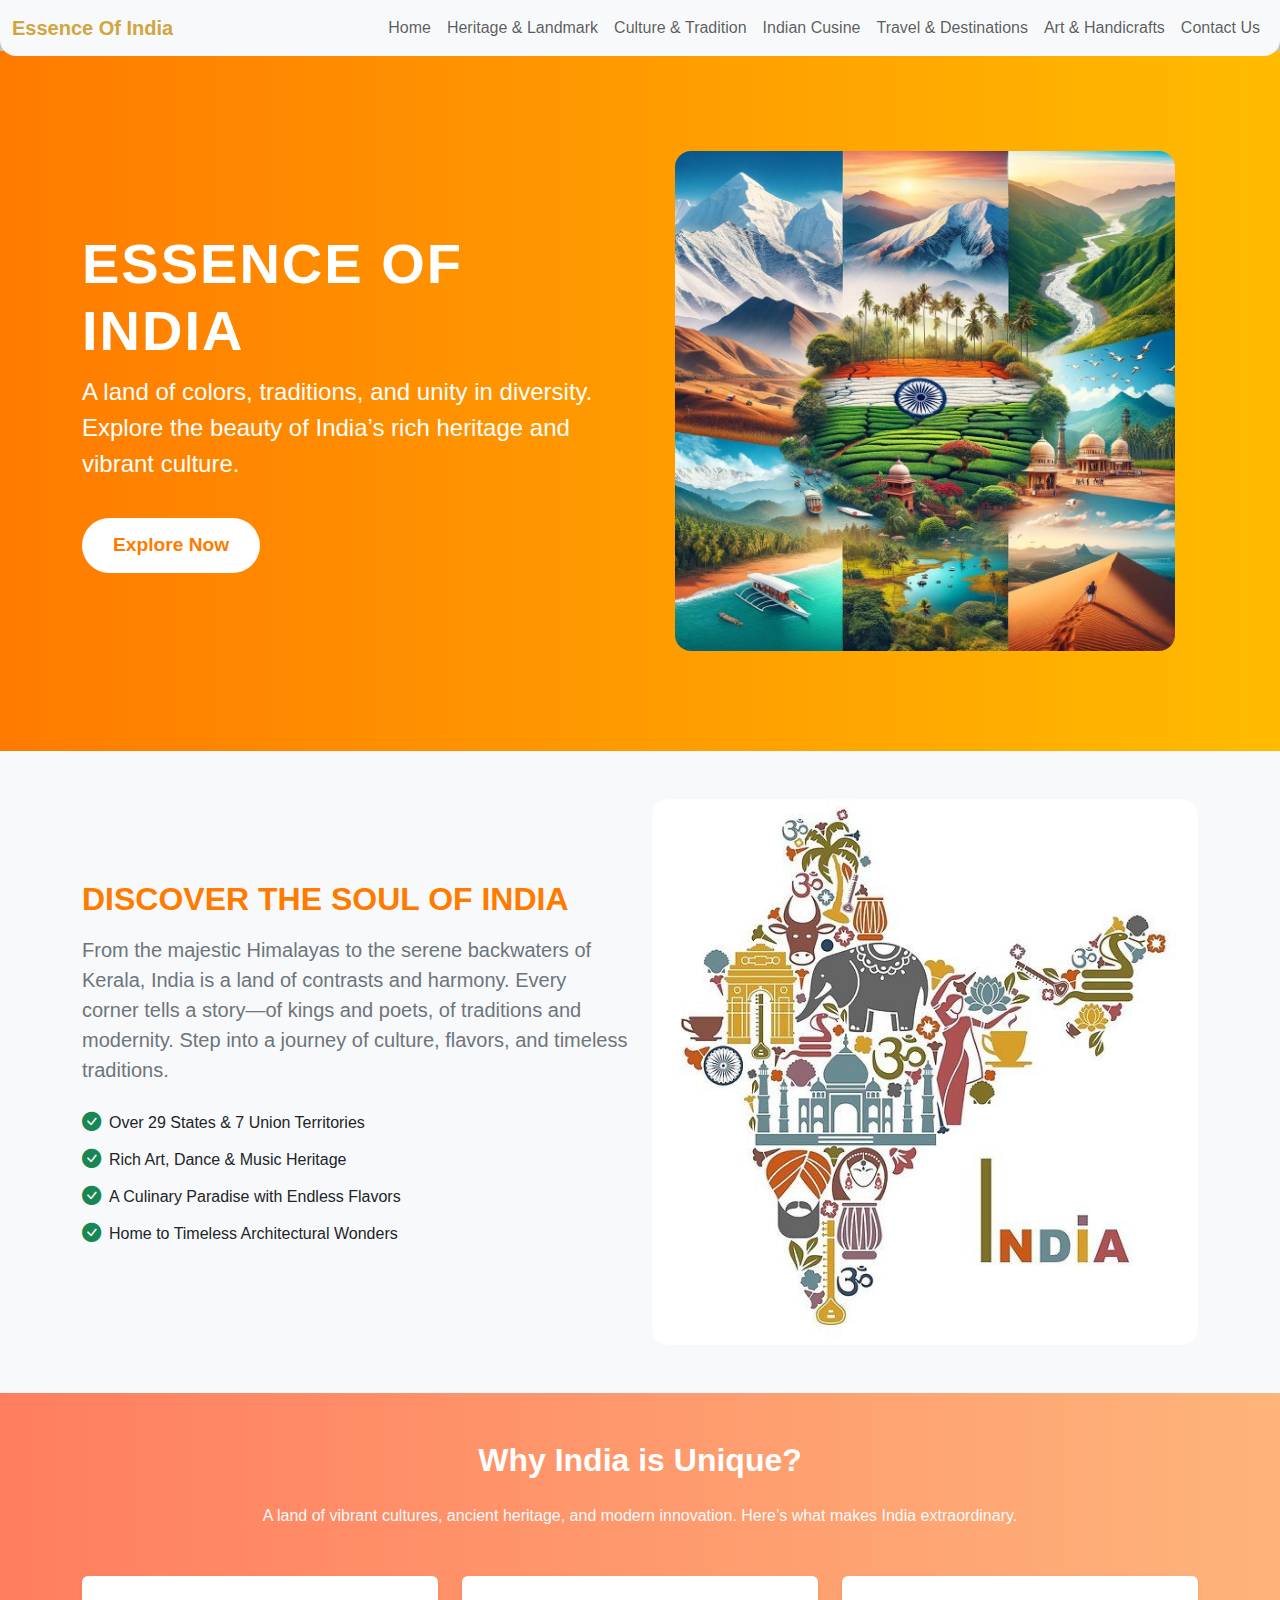
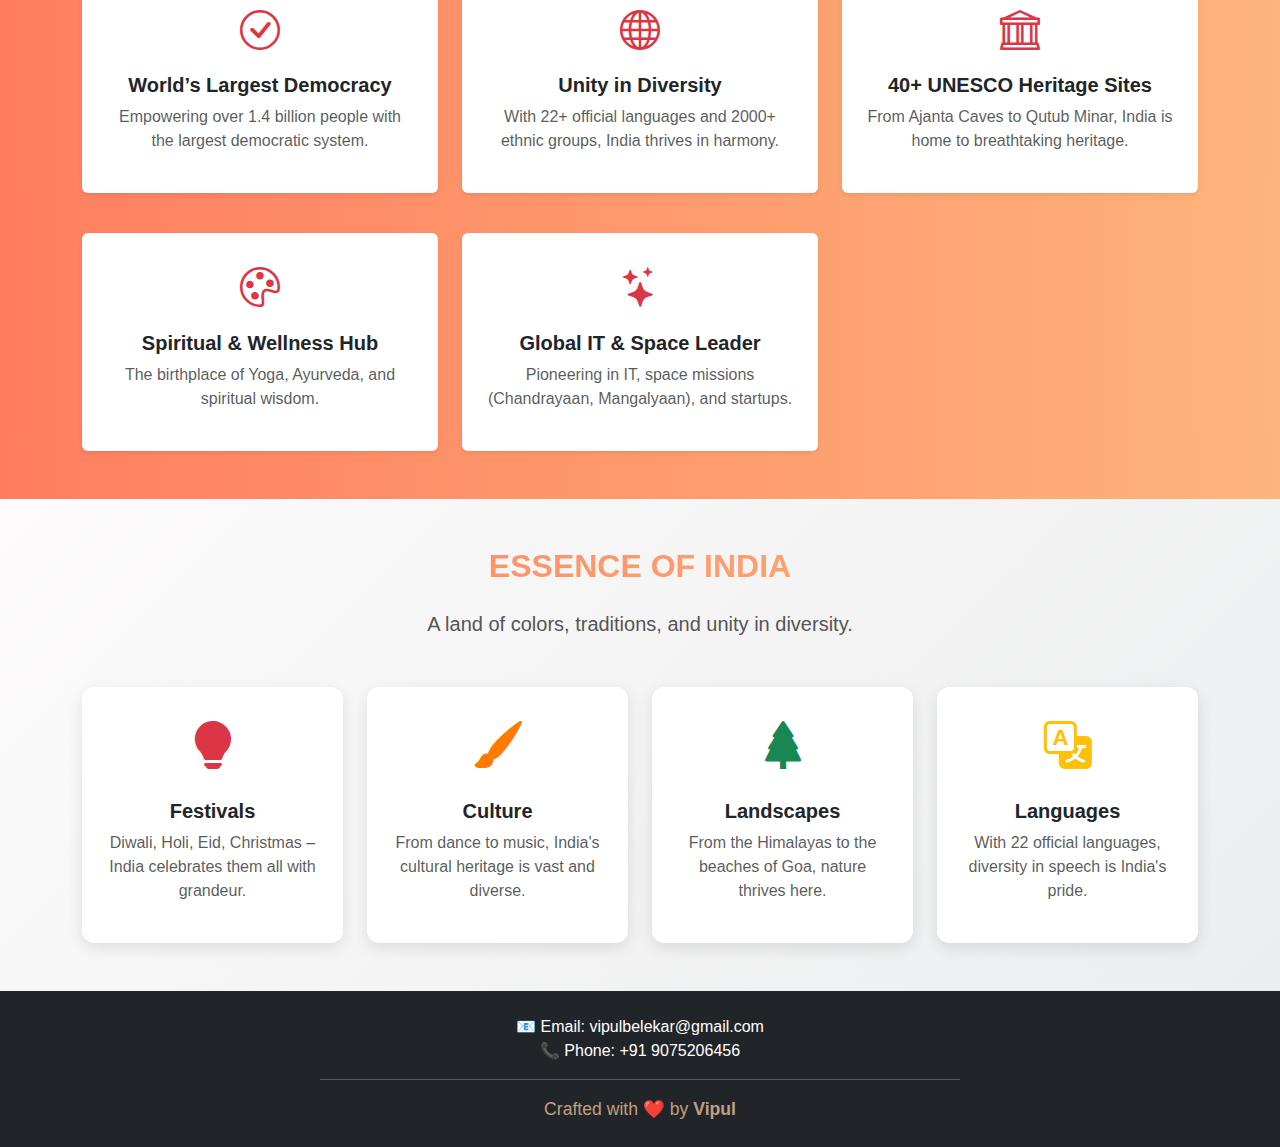
<file: index.html>
<!DOCTYPE html>
<html lang="en">
  <head>
    <meta charset="UTF-8" />
    <meta name="viewport" content="width=device-width, initial-scale=1.0" />
    <link
      href="https://cdn.jsdelivr.net/npm/bootstrap@5.3.3/dist/css/bootstrap.min.css"
      rel="stylesheet"
      integrity="sha384-QWTKZyjpPEjISv5WaRU9OFeRpok6YctnYmDr5pNlyT2bRjXh0JMhjY6hW+ALEwIH"
      crossorigin="anonymous"
    />
    <script
      src="https://cdn.jsdelivr.net/npm/bootstrap@5.3.3/dist/js/bootstrap.bundle.min.js"
      integrity="sha384-YvpcrYf0tY3lHB60NNkmXc5s9fDVZLESaAA55NDzOxhy9GkcIdslK1eN7N6jIeHz"
      crossorigin="anonymous"
    ></script>
    <!-- Bootstrap Icons CDN -->
    <link
      rel="stylesheet"
      href="https://cdn.jsdelivr.net/npm/bootstrap-icons/font/bootstrap-icons.css"
    />

    <link rel="stylesheet" href="styles.css" />
    <title>Document</title>
  </head>

  <body>
    <nav
      class="navbar navbar-expand-lg bg-body-tertiary fixed-top rounded-4 rounded-top-0"
    >
      <div class="container-fluid">
        <a class="navbar-brand custom-brand" href="#">Essence Of India</a>
        <button
          class="navbar-toggler"
          type="button"
          data-bs-toggle="collapse"
          data-bs-target="#navbarNavAltMarkup"
          aria-controls="navbarNavAltMarkup"
          aria-expanded="false"
          aria-label="Toggle navigation"
        >
          <span class="navbar-toggler-icon"></span>
        </button>
        <div class="collapse navbar-collapse" id="navbarNavAltMarkup">
          <div class="navbar-nav ms-auto">
            <a class="nav-link" href="#">Home</a>
            <a class="nav-link" href="heritage.html">Heritage & Landmark</a>
            <a class="nav-link" href="culture.html">Culture & Tradition</a>
            <a class="nav-link" href="cusine.html">Indian Cusine</a>
            <a class="nav-link" href="travel.html">Travel & Destinations</a>
            <a class="nav-link" href="art.html">Art & Handicrafts</a>
            <a class="nav-link" href="contact.html">Contact Us</a>
          </div>
        </div>
      </div>
    </nav>
    <section id="hero" class="hero-section">
      <div class="container">
        <div class="row align-items-center">
          <!-- Left Side: Text & CTA -->
          <div class="col-lg-6 text-center text-lg-start">
            <h1 class="hero-title">Essence of India</h1>
            <p class="hero-subtitle">
              A land of colors, traditions, and unity in diversity. Explore the
              beauty of India’s rich heritage and vibrant culture.
            </p>
            <a href="#introduction" class="btn btn-explore">Explore Now</a>
          </div>

          <!-- Right Side: SVG Illustration -->
          <div class="col-lg-6 text-center">
            <img
              src="images/diversity.jpg"
              alt="Illustration of India"
              class="hero-image rounded-4"
            />
          </div>
        </div>
      </div>
    </section>

    <section id="introduction" class="py-5 bg-light text-center text-lg-start">
      <div class="container">
        <div class="row align-items-center">
          <!-- Left Side: Text Content -->
          <div class="col-lg-6">
            <h2 class="fw-bold text-uppercase text-primary">
              Discover the Soul of India
            </h2>
            <p class="lead text-secondary mt-3">
              From the majestic Himalayas to the serene backwaters of Kerala,
              India is a land of contrasts and harmony. Every corner tells a
              story—of kings and poets, of traditions and modernity. Step into a
              journey of culture, flavors, and timeless traditions.
            </p>
            <ul class="list-unstyled mt-4">
              <li class="d-flex align-items-center mb-2">
                <i class="bi bi-check-circle-fill text-success me-2"></i> Over
                29 States & 7 Union Territories
              </li>
              <li class="d-flex align-items-center mb-2">
                <i class="bi bi-check-circle-fill text-success me-2"></i> Rich
                Art, Dance & Music Heritage
              </li>
              <li class="d-flex align-items-center mb-2">
                <i class="bi bi-check-circle-fill text-success me-2"></i> A
                Culinary Paradise with Endless Flavors
              </li>
              <li class="d-flex align-items-center">
                <i class="bi bi-check-circle-fill text-success me-2"></i> Home
                to Timeless Architectural Wonders
              </li>
            </ul>
          </div>

          <!-- Right Side: Image -->
          <div class="col-lg-6 text-center">
            <img
              src="images/hero1.jpg"
              alt="India Diversity Illustration"
              class="img-fluid rounded-4"
            />
          </div>
        </div>
      </div>
    </section>

    <section class="unique-india py-5 text-center">
      <div class="container">
        <h2 class="text-white fw-bold mb-4">Why India is Unique?</h2>
        <p class="text-light mb-5 mx-auto w-75">
          A land of vibrant cultures, ancient heritage, and modern innovation.
          Here’s what makes India extraordinary.
        </p>

        <div class="row g-4">
          <!-- Card 1 -->
          <div class="col-md-4">
            <div class="card shadow-sm p-4 h-100">
              <div class="display-5 text-danger">
                <i class="bi bi-check-circle"></i>
              </div>
              <h5 class="fw-bold mt-3">World’s Largest Democracy</h5>
              <p class="text-muted">
                Empowering over 1.4 billion people with the largest democratic
                system.
              </p>
            </div>
          </div>

          <!-- Card 2 -->
          <div class="col-md-4">
            <div class="card shadow-sm p-4 h-100">
              <div class="display-5 text-danger">
                <i class="bi bi-globe"></i>
              </div>
              <h5 class="fw-bold mt-3">Unity in Diversity</h5>
              <p class="text-muted">
                With 22+ official languages and 2000+ ethnic groups, India
                thrives in harmony.
              </p>
            </div>
          </div>

          <!-- Card 3 -->
          <div class="col-md-4">
            <div class="card shadow-sm p-4 h-100">
              <div class="display-5 text-danger">
                <i class="bi bi-bank"></i>
              </div>
              <h5 class="fw-bold mt-3">40+ UNESCO Heritage Sites</h5>
              <p class="text-muted">
                From Ajanta Caves to Qutub Minar, India is home to breathtaking
                heritage.
              </p>
            </div>
          </div>
        </div>

        <div class="row g-4 mt-3">
          <!-- Card 4 -->
          <div class="col-md-4">
            <div class="card shadow-sm p-4 h-100">
              <div class="display-5 text-danger">
                <i class="bi bi-palette"></i>
              </div>
              <h5 class="fw-bold mt-3">Spiritual & Wellness Hub</h5>
              <p class="text-muted">
                The birthplace of Yoga, Ayurveda, and spiritual wisdom.
              </p>
            </div>
          </div>

          <!-- Card 5 -->
          <div class="col-md-4">
            <div class="card shadow-sm p-4 h-100">
              <div class="display-5 text-danger">
                <i class="bi bi-stars"></i>
              </div>
              <h5 class="fw-bold mt-3">Global IT & Space Leader</h5>
              <p class="text-muted">
                Pioneering in IT, space missions (Chandrayaan, Mangalyaan), and
                startups.
              </p>
            </div>
          </div>
        </div>
      </div>
    </section>

    <section class="essence-section py-5">
      <div class="container text-center">
        <h2 class="mb-4 fw-bold text-uppercase text-gradient">
          Essence of India
        </h2>
        <p class="lead">
          A land of colors, traditions, and unity in diversity.
        </p>

        <div class="row row-cols-1 row-cols-md-2 row-cols-lg-4 g-4 mt-4">
          <!-- Festivals Card -->
          <div class="col">
            <div class="card essence-card text-center p-4">
              <i class="bi bi-lightbulb-fill icon-style text-danger"></i>
              <h5 class="mt-3 fw-semibold">Festivals</h5>
              <p class="text-muted">
                Diwali, Holi, Eid, Christmas – India celebrates them all with
                grandeur.
              </p>
            </div>
          </div>

          <!-- Culture Card -->
          <div class="col">
            <div class="card essence-card text-center p-4">
              <i class="bi bi-brush-fill icon-style text-primary"></i>
              <h5 class="mt-3 fw-semibold">Culture</h5>
              <p class="text-muted">
                From dance to music, India's cultural heritage is vast and
                diverse.
              </p>
            </div>
          </div>

          <!-- Landscapes Card -->
          <div class="col">
            <div class="card essence-card text-center p-4">
              <i class="bi bi-tree-fill icon-style text-success"></i>
              <h5 class="mt-3 fw-semibold">Landscapes</h5>
              <p class="text-muted">
                From the Himalayas to the beaches of Goa, nature thrives here.
              </p>
            </div>
          </div>

          <!-- Languages Card -->
          <div class="col">
            <div class="card essence-card text-center p-4">
              <i class="bi bi-translate icon-style text-warning"></i>
              <h5 class="mt-3 fw-semibold">Languages</h5>
              <p class="text-muted">
                With 22 official languages, diversity in speech is India's
                pride.
              </p>
            </div>
          </div>
        </div>
      </div>
    </section>

    <footer class="bg-dark text-white text-center py-4">
      <p class="mb-0">
        📧 Email:
        <a
          href="mailto:vipulbelekar@gmail.com"
          class="text-white text-decoration-none"
          >vipulbelekar@gmail.com</a
        >
      </p>
      <p class="mb-0">📞 Phone: +91 9075206456</p>
      <hr class="my-3 w-50 mx-auto text-white" />

      <p class="mb-0" style="font-size: 1.1rem; color: #c0a080">
        Crafted with ❤️ by <strong>Vipul</strong>
      </p>
    </footer>
  </body>
</html>
</file>
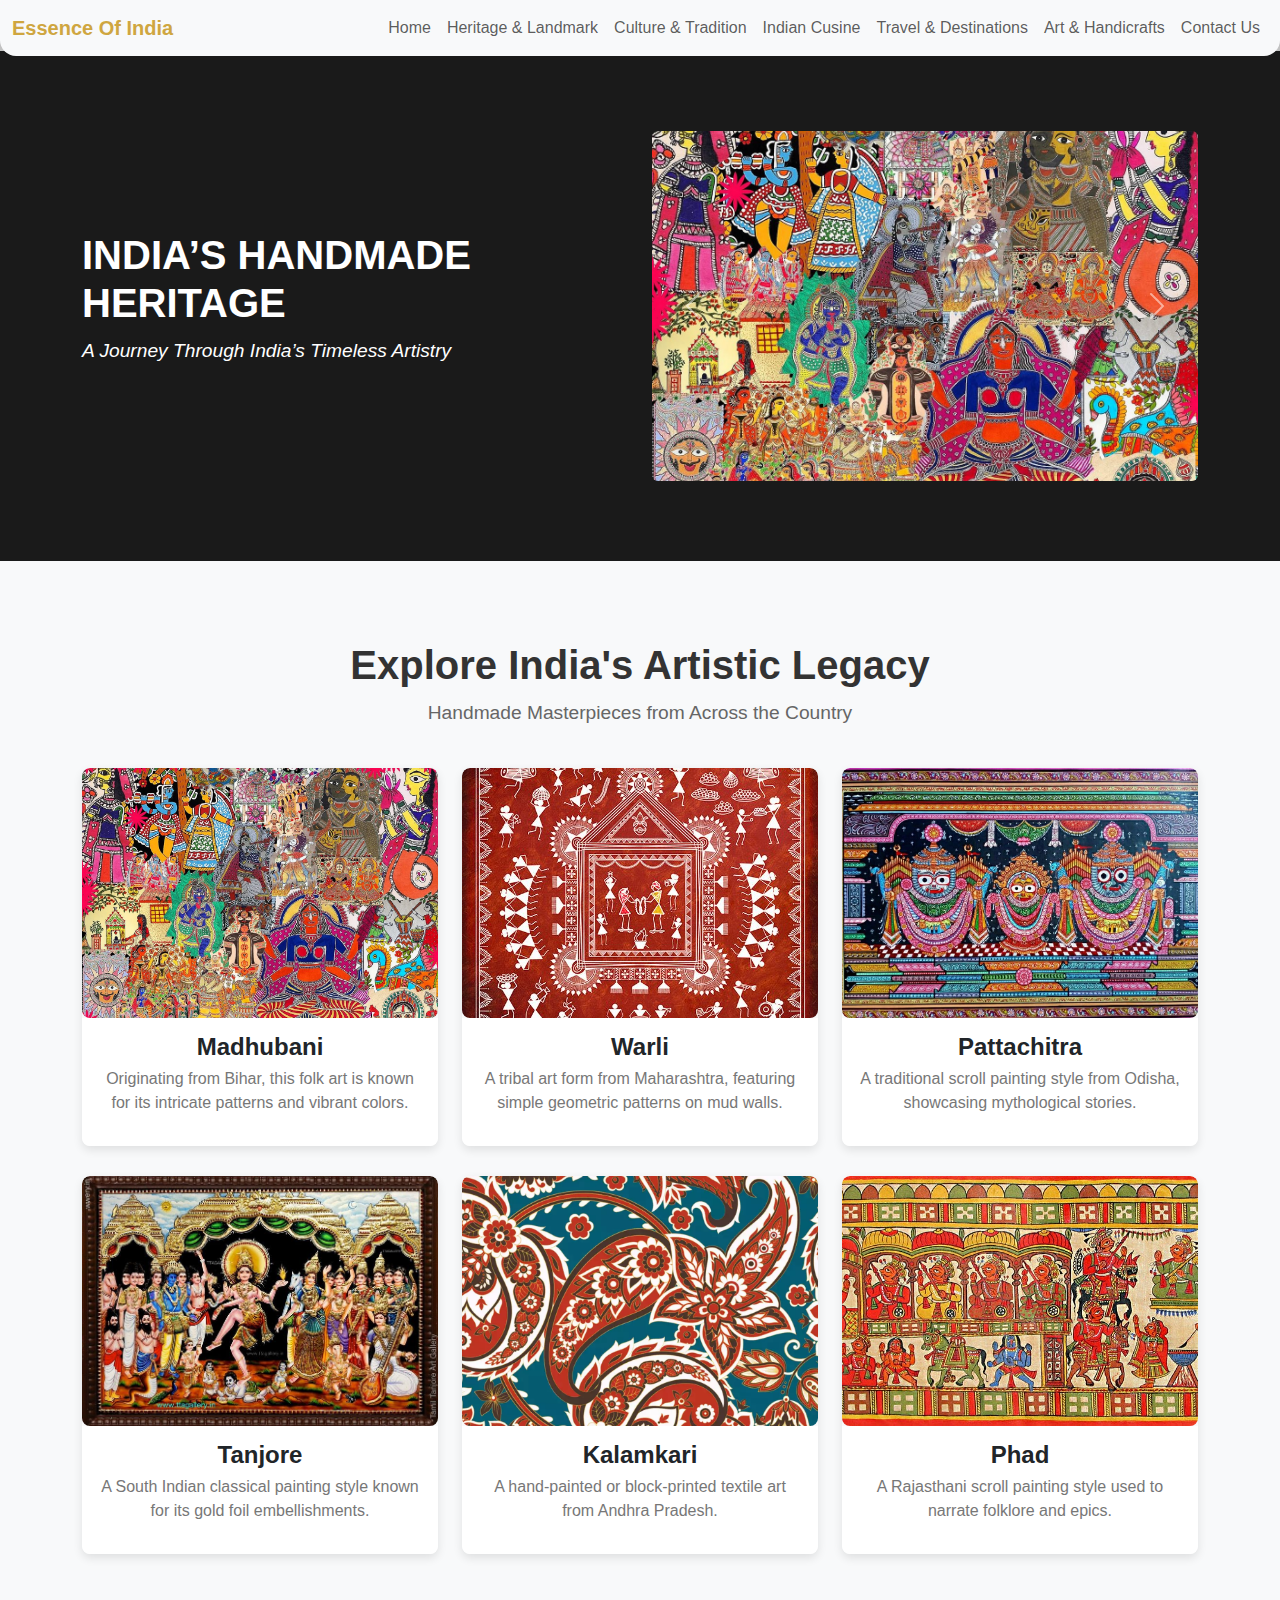
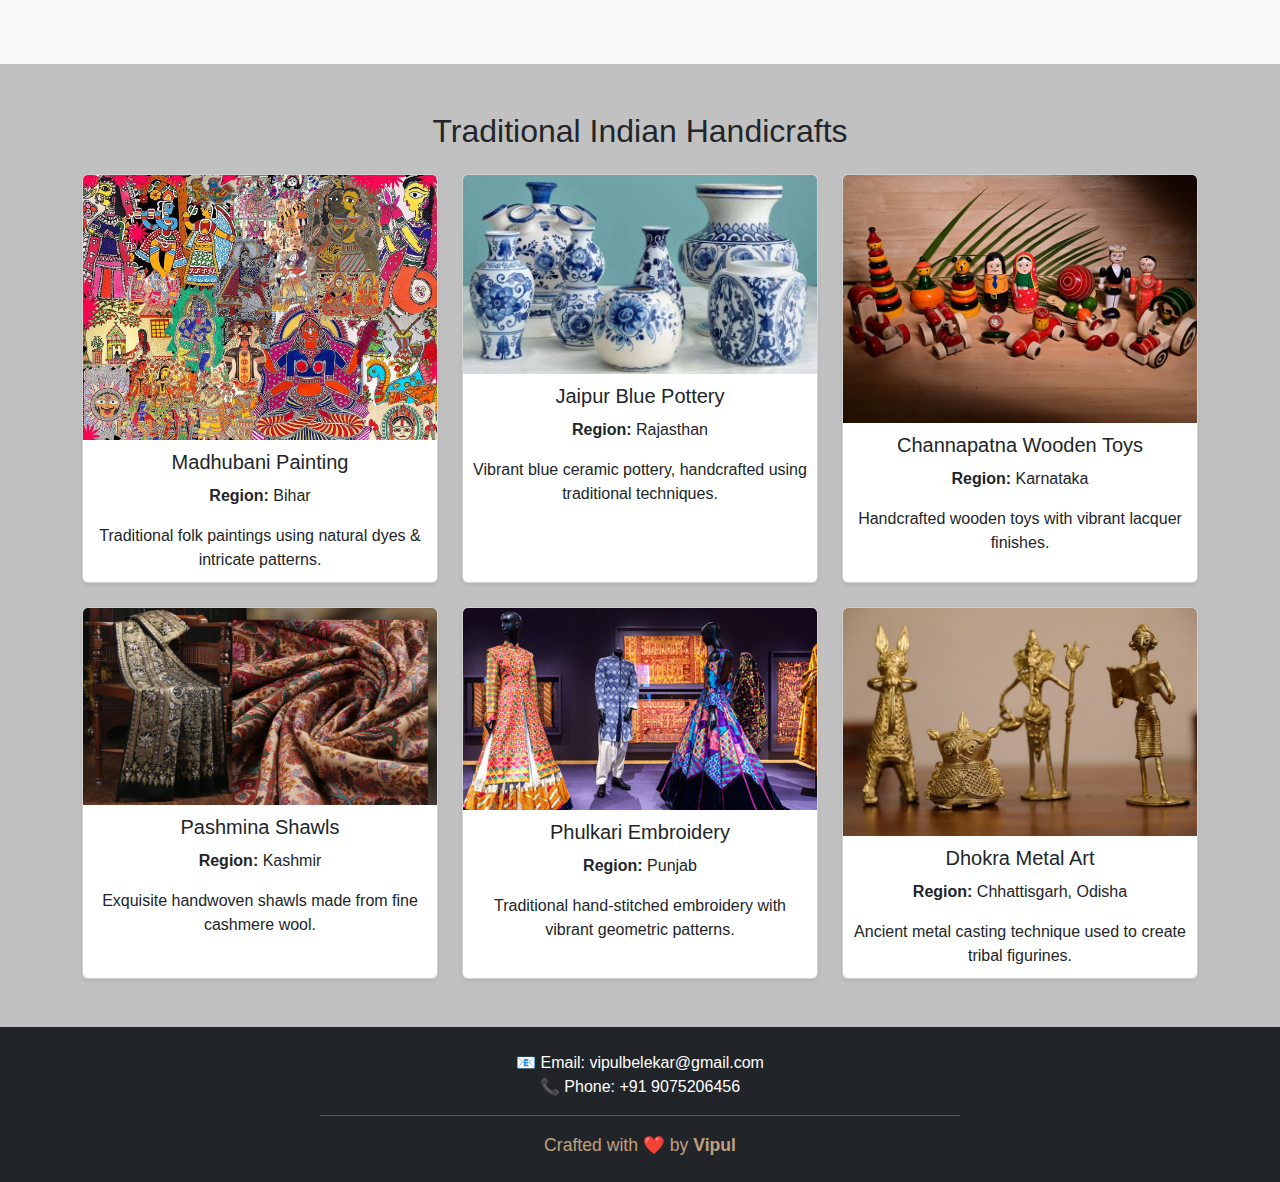
<file: art.html>
<!DOCTYPE html>
<html lang="en">
  <head>
    <meta charset="UTF-8" />
    <meta name="viewport" content="width=device-width, initial-scale=1.0" />
    <link
      href="https://cdn.jsdelivr.net/npm/bootstrap@5.3.3/dist/css/bootstrap.min.css"
      rel="stylesheet"
      integrity="sha384-QWTKZyjpPEjISv5WaRU9OFeRpok6YctnYmDr5pNlyT2bRjXh0JMhjY6hW+ALEwIH"
      crossorigin="anonymous"
    />
    <script
      src="https://cdn.jsdelivr.net/npm/bootstrap@5.3.3/dist/js/bootstrap.bundle.min.js"
      integrity="sha384-YvpcrYf0tY3lHB60NNkmXc5s9fDVZLESaAA55NDzOxhy9GkcIdslK1eN7N6jIeHz"
      crossorigin="anonymous"
    ></script>
    <link rel="stylesheet" href="styles.css" />
    <title>Document</title>
  </head>

  <body>
    <nav
      class="navbar navbar-expand-lg bg-body-tertiary fixed-top rounded-4 rounded-top-0"
    >
      <div class="container-fluid">
        <a class="navbar-brand custom-brand" href="#">Essence Of India</a>
        <button
          class="navbar-toggler"
          type="button"
          data-bs-toggle="collapse"
          data-bs-target="#navbarNavAltMarkup"
          aria-controls="navbarNavAltMarkup"
          aria-expanded="false"
          aria-label="Toggle navigation"
        >
          <span class="navbar-toggler-icon"></span>
        </button>
        <div class="collapse navbar-collapse" id="navbarNavAltMarkup">
          <div class="navbar-nav ms-auto">
            <a class="nav-link" href="index.html">Home</a>
            <a class="nav-link" href="heritage.html">Heritage & Landmark</a>
            <a class="nav-link" href="culture.html">Culture & Tradition</a>
            <a class="nav-link" href="cusine.html">Indian Cusine</a>
            <a class="nav-link" href="travel.html">Travel & Destinations</a>
            <a class="nav-link" href="#">Art & Handicrafts</a>
            <a class="nav-link" href="contact.html">Contact Us</a>
          </div>
        </div>
      </div>
    </nav>

    <section class="art-gallery-hero">
      <div class="container">
        <div class="row align-items-center">
          <!-- Left: Text Content -->
          <div class="col-md-6">
            <h1 class="art-title">India’s Handmade Heritage</h1>
            <p class="art-subtitle">
              A Journey Through India’s Timeless Artistry
            </p>
          </div>
          <!-- Right: Image Carousel -->
          <div class="col-md-6">
            <div
              id="artCarousel"
              class="carousel slide"
              data-bs-ride="carousel"
            >
              <div class="carousel-inner">
                <div class="carousel-item active">
                  <img
                    src="images/madhybani.jpg"
                    class="d-block w-100 rounded"
                    alt="Madhubani Painting"
                  />
                </div>
                <div class="carousel-item">
                  <img
                    src="images/warli.jpg"
                    class="d-block w-100 rounded"
                    alt="Warli Art"
                  />
                </div>
                <div class="carousel-item">
                  <img
                    src="images/pattachitra.jpg"
                    class="d-block w-100 rounded"
                    alt="Pattachitra Art"
                  />
                </div>
              </div>
              <button
                class="carousel-control-prev"
                type="button"
                data-bs-target="#artCarousel"
                data-bs-slide="prev"
              >
                <span class="carousel-control-prev-icon"></span>
              </button>
              <button
                class="carousel-control-next"
                type="button"
                data-bs-target="#artCarousel"
                data-bs-slide="next"
              >
                <span class="carousel-control-next-icon"></span>
              </button>
            </div>
          </div>
        </div>
      </div>
    </section>

    <section class="art-collection">
      <div class="container">
        <h2 class="text-center section-title">
          Explore India's Artistic Legacy
        </h2>
        <p class="text-center section-subtitle">
          Handmade Masterpieces from Across the Country
        </p>

        <div class="row">
          <!-- Madhubani Art -->
          <div class="col-md-4">
            <div class="art-card">
              <img
                src="images/madhybani.jpg"
                class="img-fluid"
                alt="Madhubani Painting"
              />
              <div class="art-info">
                <h3>Madhubani</h3>
                <p>
                  Originating from Bihar, this folk art is known for its
                  intricate patterns and vibrant colors.
                </p>
              </div>
            </div>
          </div>

          <!-- Warli Art -->
          <div class="col-md-4">
            <div class="art-card">
              <img src="images/warli.jpg" class="img-fluid" alt="Warli Art" />
              <div class="art-info">
                <h3>Warli</h3>
                <p>
                  A tribal art form from Maharashtra, featuring simple geometric
                  patterns on mud walls.
                </p>
              </div>
            </div>
          </div>

          <!-- Pattachitra Art -->
          <div class="col-md-4">
            <div class="art-card">
              <img
                src="images/pattachitra.jpg"
                class="img-fluid"
                alt="Pattachitra Art"
              />
              <div class="art-info">
                <h3>Pattachitra</h3>
                <p>
                  A traditional scroll painting style from Odisha, showcasing
                  mythological stories.
                </p>
              </div>
            </div>
          </div>

          <!-- Tanjore Painting -->
          <div class="col-md-4">
            <div class="art-card">
              <img
                src="images/tanjore1.jpg"
                class="img-fluid"
                alt="Tanjore Painting"
              />
              <div class="art-info">
                <h3>Tanjore</h3>
                <p>
                  A South Indian classical painting style known for its gold
                  foil embellishments.
                </p>
              </div>
            </div>
          </div>

          <!-- Kalamkari Art -->
          <div class="col-md-4">
            <div class="art-card">
              <img
                src="images/kalamkari.jpg"
                class="img-fluid"
                alt="Kalamkari Art"
              />
              <div class="art-info">
                <h3>Kalamkari</h3>
                <p>
                  A hand-painted or block-printed textile art from Andhra
                  Pradesh.
                </p>
              </div>
            </div>
          </div>

          <!-- Phad Painting -->
          <div class="col-md-4">
            <div class="art-card">
              <img
                src="images/phad.jpg"
                class="img-fluid"
                alt="Phad Painting"
              />
              <div class="art-info">
                <h3>Phad</h3>
                <p>
                  A Rajasthani scroll painting style used to narrate folklore
                  and epics.
                </p>
              </div>
            </div>
          </div>
        </div>
      </div>
    </section>

    <section class="container py-5">
      <h2 class="text-center mb-4">Traditional Indian Handicrafts</h2>

      <div class="row g-4">
        <!-- Madhubani Painting -->
        <div class="col-md-4">
          <div class="card h-100 shadow-sm">
            <img
              src="images/madhybani.jpg"
              class="card-img-top"
              alt="Madhubani Painting"
            />
            <div class="card-body">
              <h5 class="card-title">Madhubani Painting</h5>
              <p class="card-text"><b>Region:</b> Bihar</p>
              <p class="card-text">
                Traditional folk paintings using natural dyes & intricate
                patterns.
              </p>
            </div>
          </div>
        </div>

        <!-- Jaipur Blue Pottery -->
        <div class="col-md-4">
          <div class="card h-100 shadow-sm">
            <img
              src="images/blue-pottery.jpg"
              class="card-img-top"
              alt="Blue Pottery"
            />
            <div class="card-body">
              <h5 class="card-title">Jaipur Blue Pottery</h5>
              <p class="card-text"><b>Region:</b> Rajasthan</p>
              <p class="card-text">
                Vibrant blue ceramic pottery, handcrafted using traditional
                techniques.
              </p>
            </div>
          </div>
        </div>

        <!-- Channapatna Toys -->
        <div class="col-md-4">
          <div class="card h-100 shadow-sm">
            <img
              src="images/wooden-toys.webp"
              class="card-img-top"
              alt="Channapatna Toys"
            />
            <div class="card-body">
              <h5 class="card-title">Channapatna Wooden Toys</h5>
              <p class="card-text"><b>Region:</b> Karnataka</p>
              <p class="card-text">
                Handcrafted wooden toys with vibrant lacquer finishes.
              </p>
            </div>
          </div>
        </div>

        <!-- Pashmina Shawls -->
        <div class="col-md-4">
          <div class="card h-100 shadow-sm">
            <img
              src="images/Pashmina-Shawls.webp"
              class="card-img-top"
              alt="Pashmina Shawls"
            />
            <div class="card-body">
              <h5 class="card-title">Pashmina Shawls</h5>
              <p class="card-text"><b>Region:</b> Kashmir</p>
              <p class="card-text">
                Exquisite handwoven shawls made from fine cashmere wool.
              </p>
            </div>
          </div>
        </div>

        <!-- Phulkari Embroidery -->
        <div class="col-md-4">
          <div class="card h-100 shadow-sm">
            <img
              src="images/phulkari1.webp"
              class="card-img-top"
              alt="Phulkari Embroidery"
            />
            <div class="card-body">
              <h5 class="card-title">Phulkari Embroidery</h5>
              <p class="card-text"><b>Region:</b> Punjab</p>
              <p class="card-text">
                Traditional hand-stitched embroidery with vibrant geometric
                patterns.
              </p>
            </div>
          </div>
        </div>

        <!-- Dhokra Art -->
        <div class="col-md-4">
          <div class="card h-100 shadow-sm">
            <img
              src="images/dhokra.jpg"
              class="card-img-top"
              alt="Dhokra Art"
            />
            <div class="card-body">
              <h5 class="card-title">Dhokra Metal Art</h5>
              <p class="card-text"><b>Region:</b> Chhattisgarh, Odisha</p>
              <p class="card-text">
                Ancient metal casting technique used to create tribal figurines.
              </p>
            </div>
          </div>
        </div>
      </div>
    </section>

    <footer class="bg-dark text-white text-center py-4">
      <p class="mb-0">
        📧 Email:
        <a
          href="mailto:vipulbelekar@gmail.com"
          class="text-white text-decoration-none"
          >vipulbelekar@gmail.com</a
        >
      </p>
      <p class="mb-0">📞 Phone: +91 9075206456</p>
      <hr class="my-3 w-50 mx-auto text-white" />

      <p class="mb-0" style="font-size: 1.1rem; color: #c0a080">
        Crafted with ❤️ by <strong>Vipul</strong>
      </p>
    </footer>
  </body>
</html>
</file>
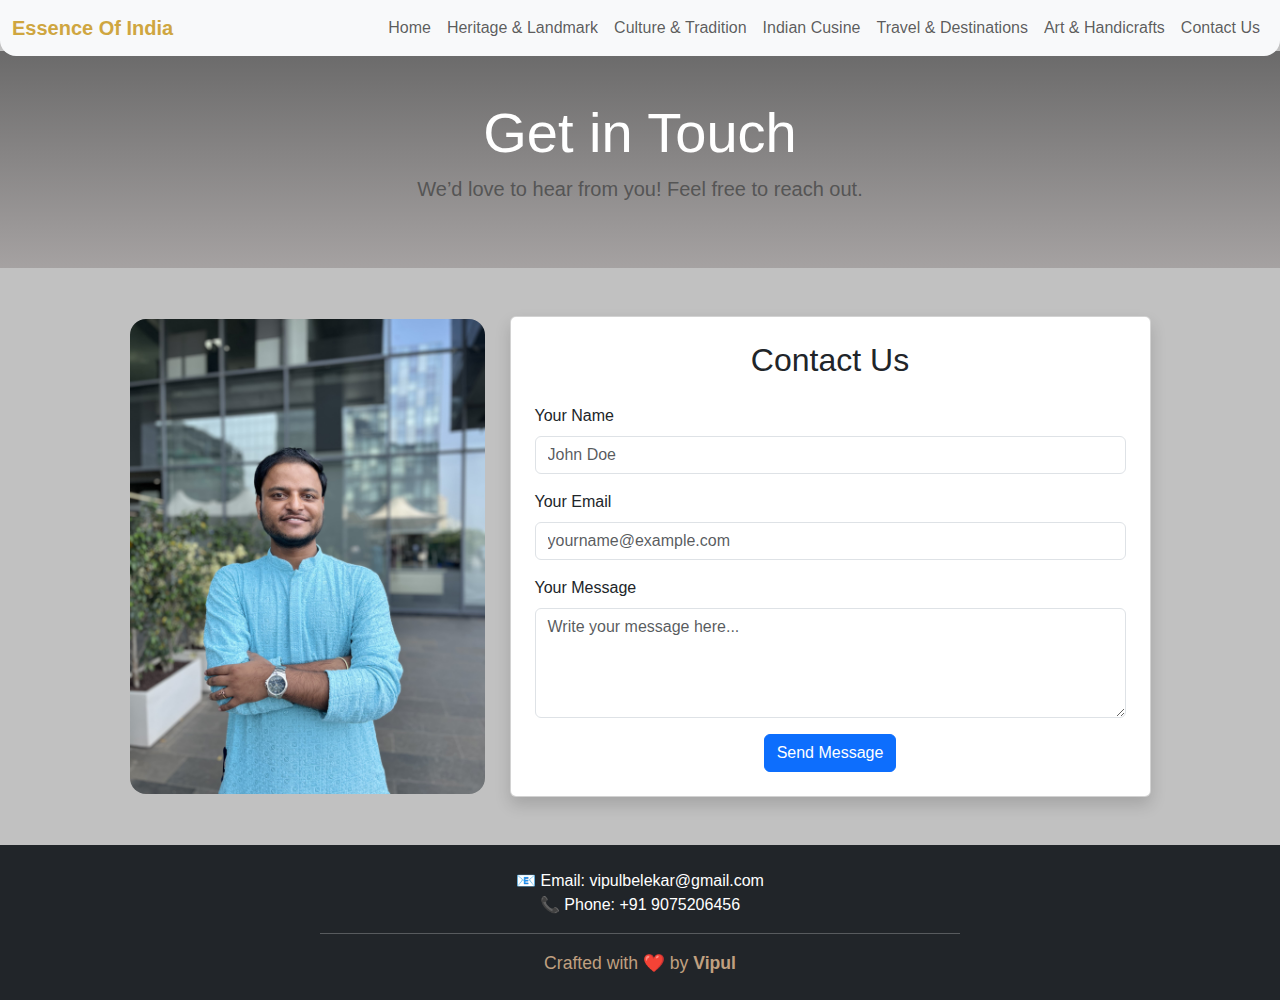
<file: contact.html>
<!DOCTYPE html>
<html lang="en">
  <head>
    <meta charset="UTF-8" />
    <meta name="viewport" content="width=device-width, initial-scale=1.0" />
    <link
      href="https://cdn.jsdelivr.net/npm/bootstrap@5.3.3/dist/css/bootstrap.min.css"
      rel="stylesheet"
      integrity="sha384-QWTKZyjpPEjISv5WaRU9OFeRpok6YctnYmDr5pNlyT2bRjXh0JMhjY6hW+ALEwIH"
      crossorigin="anonymous"
    />
    <script
      src="https://cdn.jsdelivr.net/npm/bootstrap@5.3.3/dist/js/bootstrap.bundle.min.js"
      integrity="sha384-YvpcrYf0tY3lHB60NNkmXc5s9fDVZLESaAA55NDzOxhy9GkcIdslK1eN7N6jIeHz"
      crossorigin="anonymous"
    ></script>
    <link rel="stylesheet" href="styles.css" />
    <title>Document</title>
  </head>

  <body>
    <nav
      class="navbar navbar-expand-lg bg-body-tertiary fixed-top rounded-4 rounded-top-0"
    >
      <div class="container-fluid">
        <a class="navbar-brand custom-brand" href="#">Essence Of India</a>
        <button
          class="navbar-toggler"
          type="button"
          data-bs-toggle="collapse"
          data-bs-target="#navbarNavAltMarkup"
          aria-controls="navbarNavAltMarkup"
          aria-expanded="false"
          aria-label="Toggle navigation"
        >
          <span class="navbar-toggler-icon"></span>
        </button>
        <div class="collapse navbar-collapse" id="navbarNavAltMarkup">
          <div class="navbar-nav ms-auto">
            <a class="nav-link" href="index.html">Home</a>
            <a class="nav-link" href="heritage.html">Heritage & Landmark</a>
            <a class="nav-link" href="culture.html">Culture & Tradition</a>
            <a class="nav-link" href="cusine.html">Indian Cusine</a>
            <a class="nav-link" href="travel.html">Travel & Destinations</a>
            <a class="nav-link" href="art.html">Art & Handicrafts</a>
            <a class="nav-link" href="#">Contact Us</a>
          </div>
        </div>
      </div>
    </nav>

    <section class="contact-hero text-center text-white py-5">
      <div class="container">
        <h1 class="display-4">Get in Touch</h1>
        <p class="lead">We’d love to hear from you! Feel free to reach out.</p>
      </div>
    </section>

    <section class="container my-5">
      <div class="row justify-content-center align-items-center">
        <!-- Left Side: Profile Image -->
        <div class="col-md-4 text-center">
          <img
            src="images/profile.jpg"
            class="img-fluid rounded-4 profile-image"
            alt="Your Name"
          />
        </div>

        <!-- Right Side: Contact Form -->
        <div class="col-md-7">
          <div class="card shadow p-4">
            <h2 class="text-center mb-4">Contact Us</h2>
            <form>
              <div class="mb-3">
                <label for="name" class="form-label">Your Name</label>
                <input
                  type="text"
                  class="form-control"
                  id="name"
                  placeholder="John Doe"
                />
              </div>
              <div class="mb-3">
                <label for="email" class="form-label">Your Email</label>
                <input
                  type="email"
                  class="form-control"
                  id="email"
                  placeholder="yourname@example.com"
                />
              </div>
              <div class="mb-3">
                <label for="message" class="form-label">Your Message</label>
                <textarea
                  class="form-control"
                  id="message"
                  rows="4"
                  placeholder="Write your message here..."
                ></textarea>
              </div>
              <div class="text-center">
                <button type="submit" class="btn btn-primary">
                  Send Message
                </button>
              </div>
            </form>
          </div>
        </div>
      </div>
    </section>

    <footer class="bg-dark text-white text-center py-4">
      <p class="mb-0">
        📧 Email:
        <a
          href="mailto:vipulbelekar@gmail.com"
          class="text-white text-decoration-none"
          >vipulbelekar@gmail.com</a
        >
      </p>
      <p class="mb-0">📞 Phone: +91 9075206456</p>
      <hr class="my-3 w-50 mx-auto text-white" />

      <p class="mb-0" style="font-size: 1.1rem; color: #c0a080">
        Crafted with ❤️ by <strong>Vipul</strong>
      </p>
    </footer>
  </body>
</html>
</file>
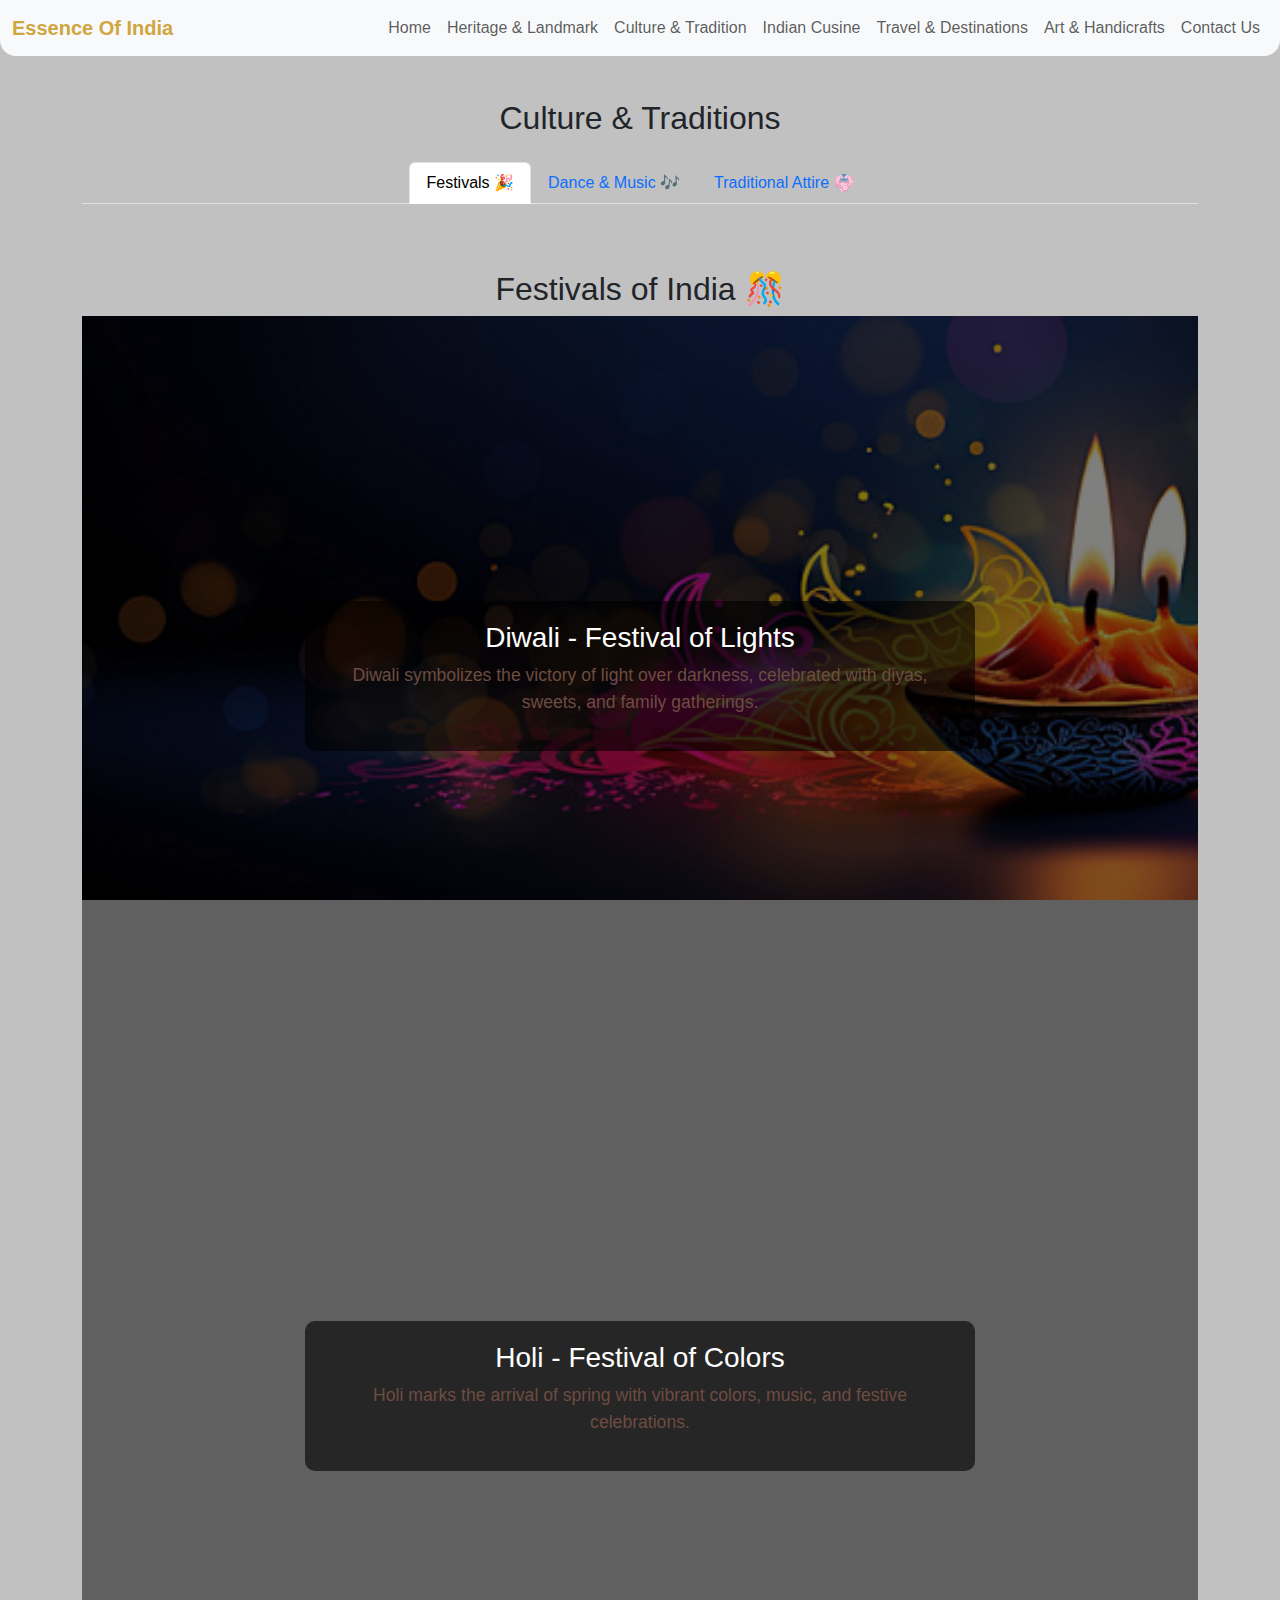
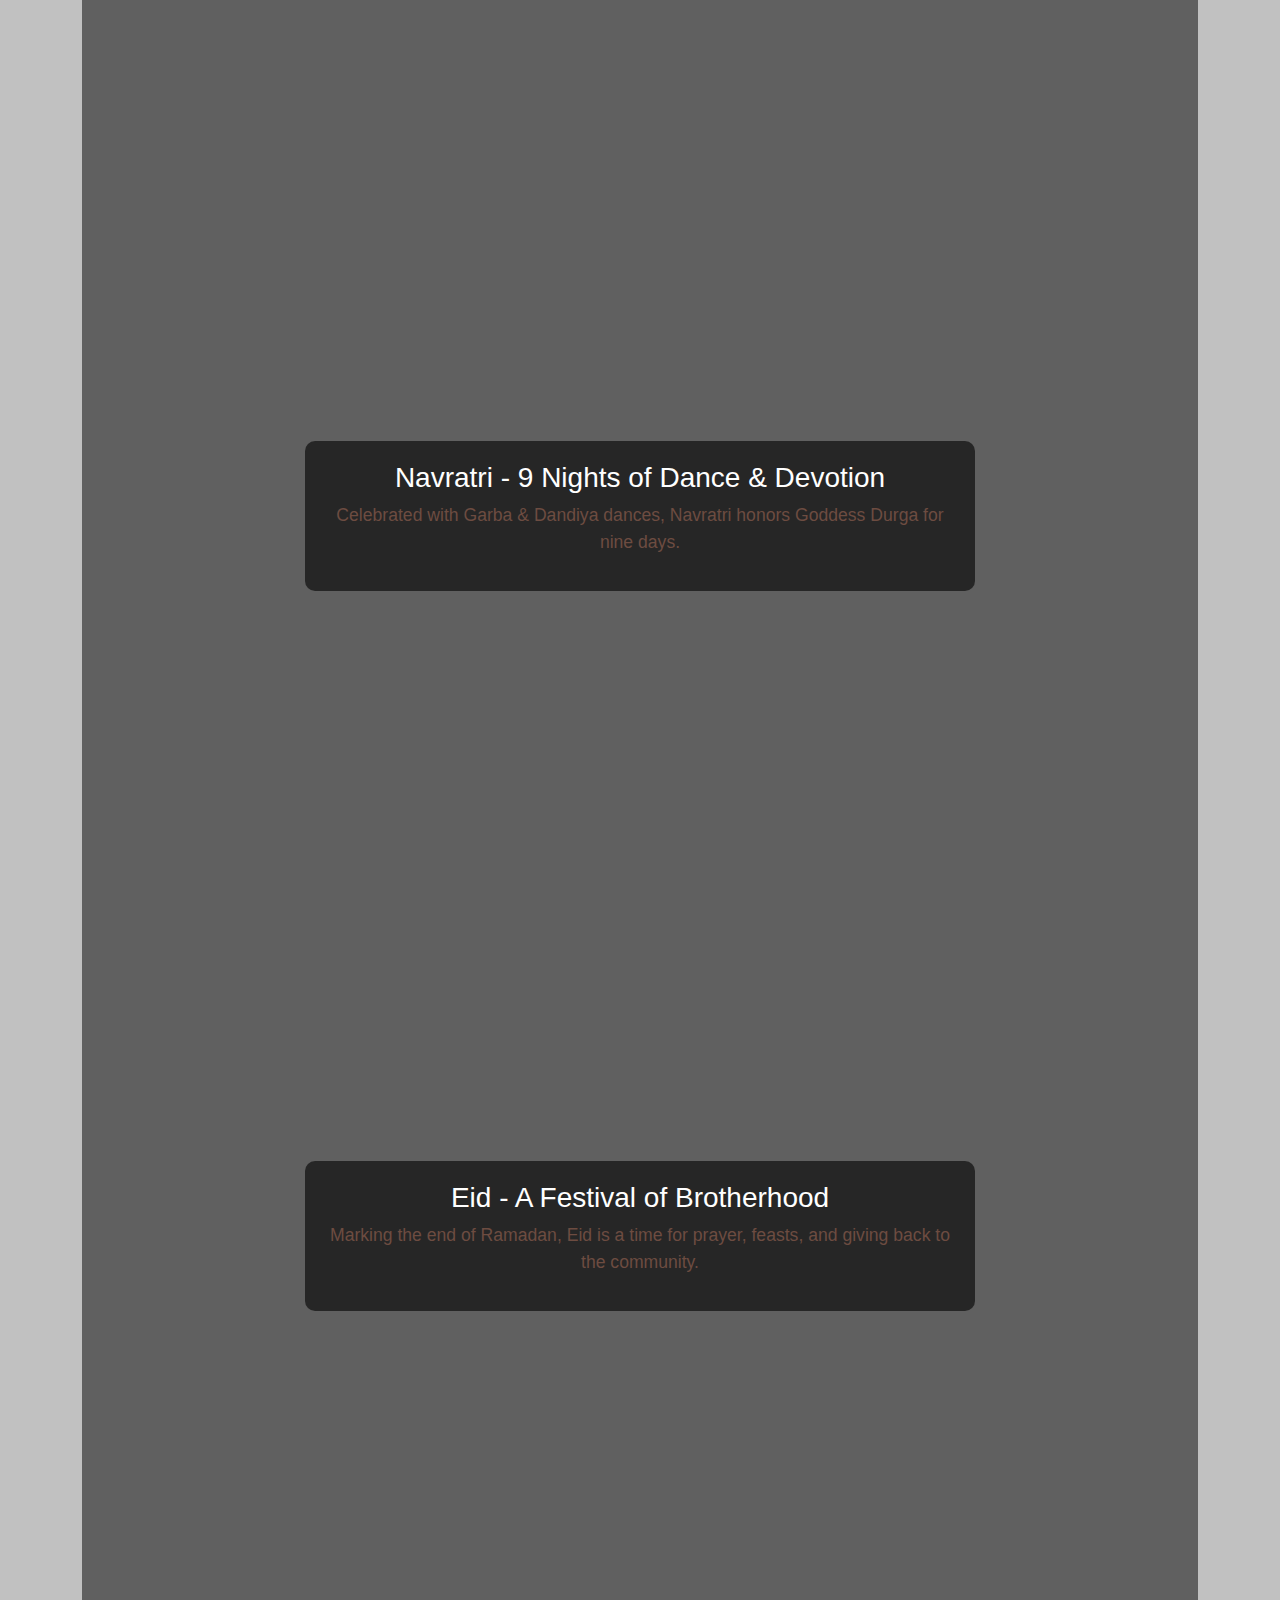
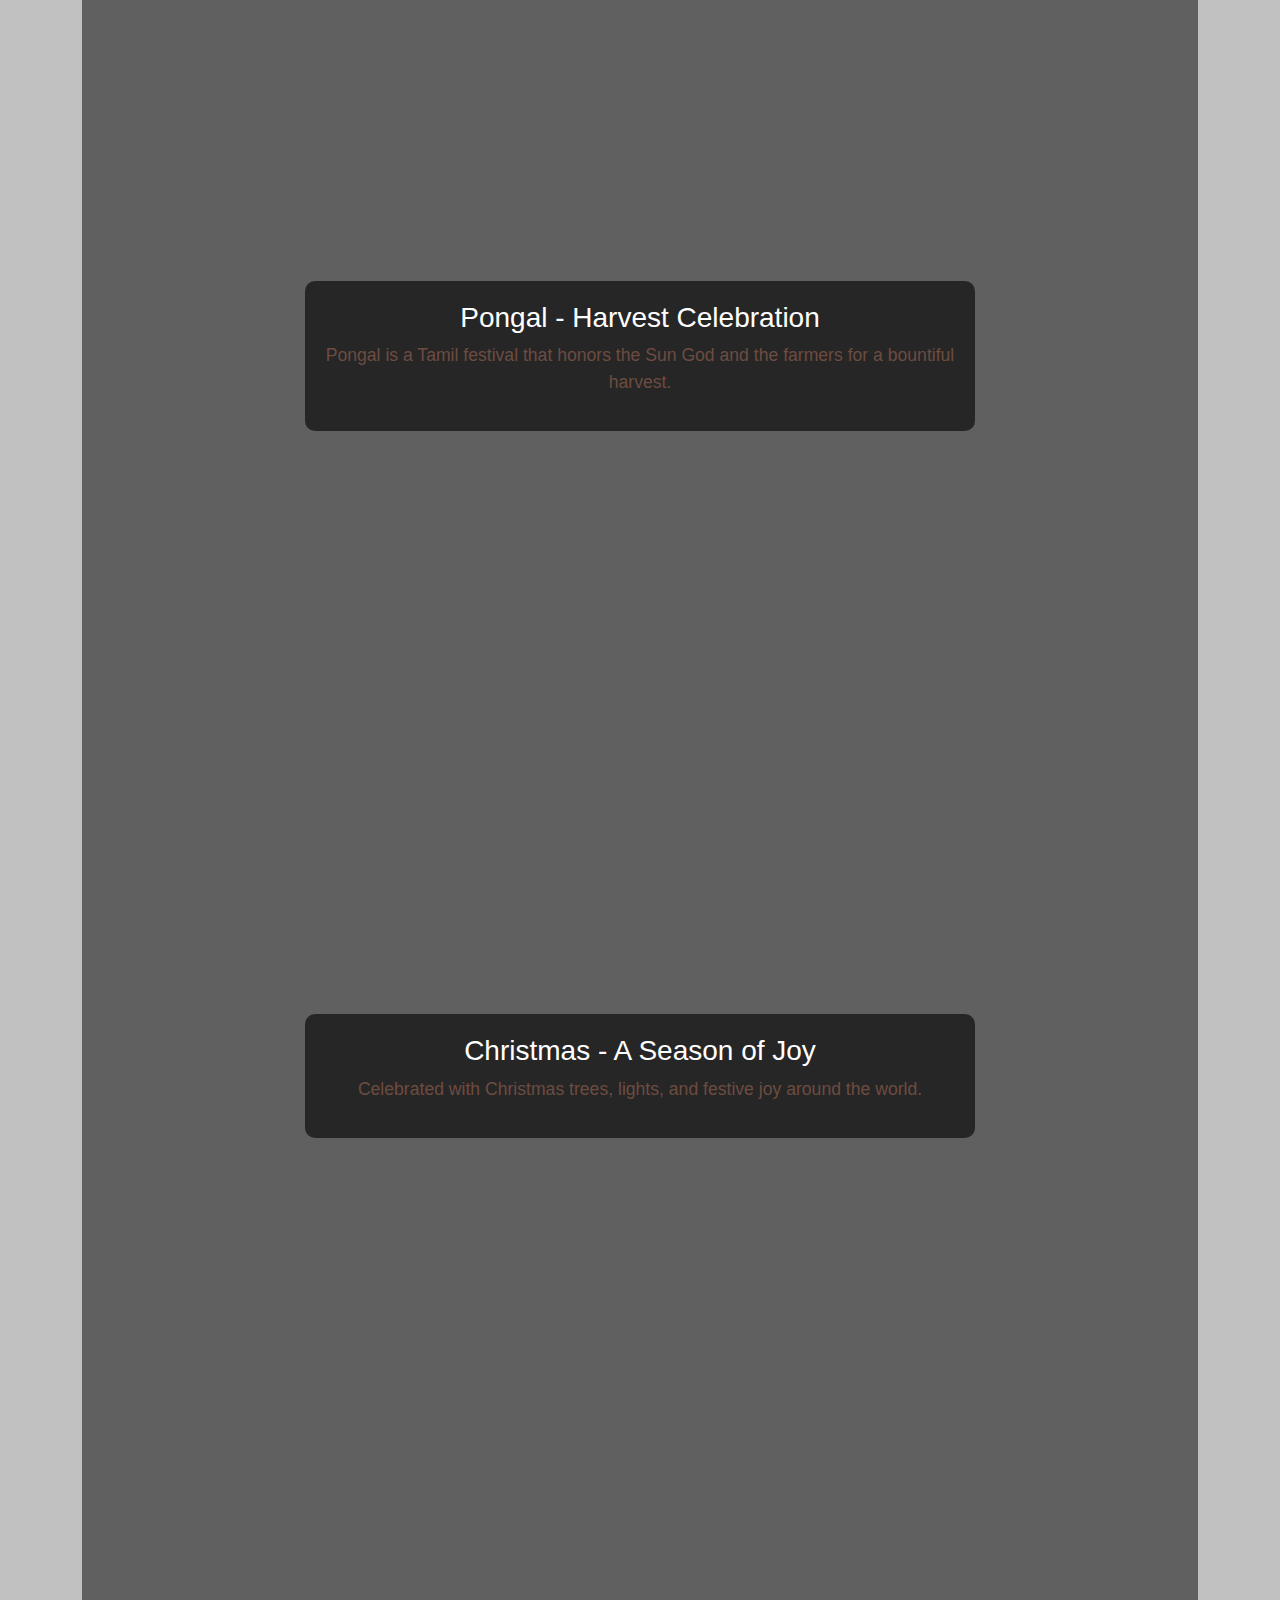
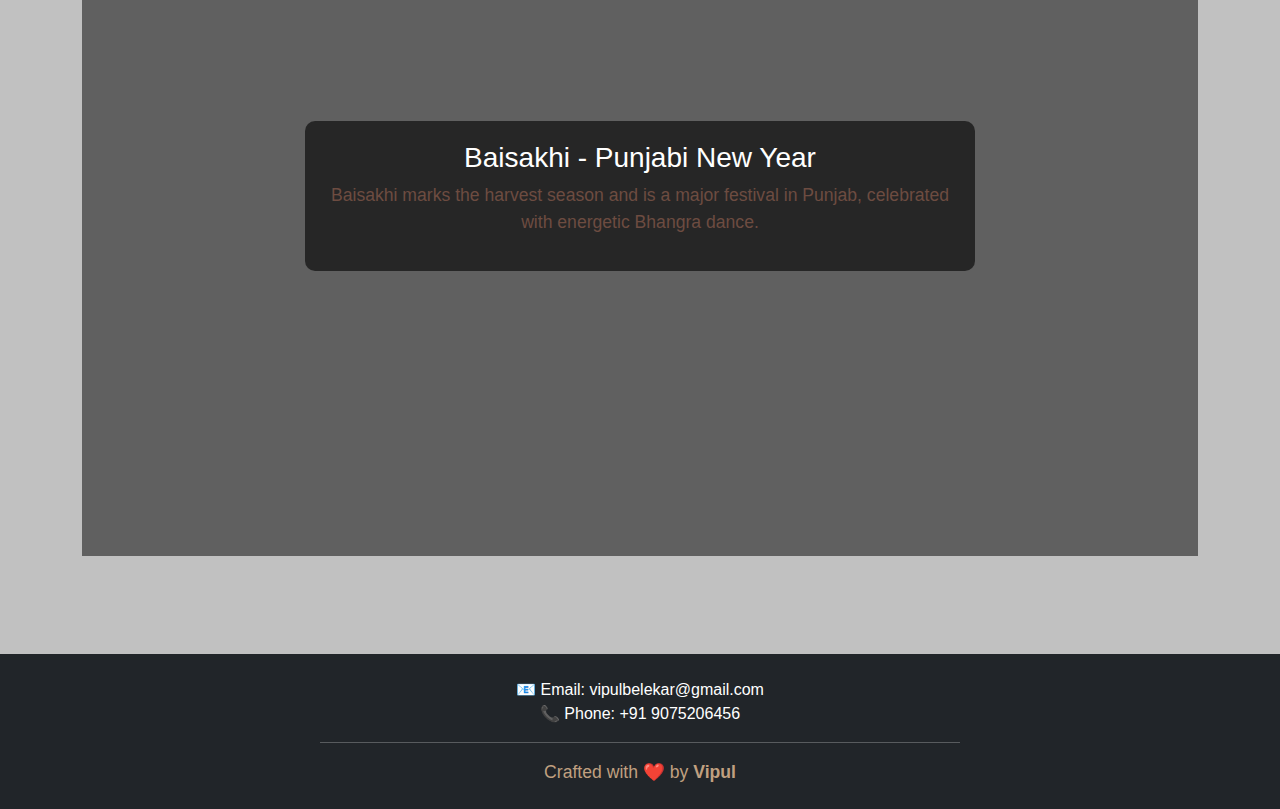
<file: culture.html>
<!DOCTYPE html>
<html lang="en">
  <head>
    <meta charset="UTF-8" />
    <meta name="viewport" content="width=device-width, initial-scale=1.0" />
    <link
      href="https://cdn.jsdelivr.net/npm/bootstrap@5.3.3/dist/css/bootstrap.min.css"
      rel="stylesheet"
      integrity="sha384-QWTKZyjpPEjISv5WaRU9OFeRpok6YctnYmDr5pNlyT2bRjXh0JMhjY6hW+ALEwIH"
      crossorigin="anonymous"
    />
    <script
      src="https://cdn.jsdelivr.net/npm/bootstrap@5.3.3/dist/js/bootstrap.bundle.min.js"
      integrity="sha384-YvpcrYf0tY3lHB60NNkmXc5s9fDVZLESaAA55NDzOxhy9GkcIdslK1eN7N6jIeHz"
      crossorigin="anonymous"
    ></script>
    <link rel="stylesheet" href="styles.css" />
    <title>Document</title>
  </head>

  <body>
    <nav class="navbar navbar-expand-lg bg-body-tertiary fixed-top rounded-4 rounded-top-0">
      <div class="container-fluid">
        <a class="navbar-brand custom-brand" href="#">Essence Of India</a>
        <button
          class="navbar-toggler"
          type="button"
          data-bs-toggle="collapse"
          data-bs-target="#navbarNavAltMarkup"
          aria-controls="navbarNavAltMarkup"
          aria-expanded="false"
          aria-label="Toggle navigation"
        >
          <span class="navbar-toggler-icon"></span>
        </button>
        <div class="collapse navbar-collapse" id="navbarNavAltMarkup">
          <div class="navbar-nav ms-auto">
            <a class="nav-link" href="index.html">Home</a>
            <a class="nav-link" href="heritage.html">Heritage & Landmark</a>
            <a class="nav-link" href="#">Culture & Tradition</a>
            <a class="nav-link" href="cusine.html">Indian Cusine</a>
            <a class="nav-link" href="travel.html">Travel & Destinations</a>
            <a class="nav-link" href="art.html">Art & Handicrafts</a>
            <a class="nav-link" href="contact.html">Contact Us</a>
          </div>
        </div>
      </div>
    </nav>

    <section class="container py-5">
      <h2 class="text-center mb-4">Culture & Traditions</h2>

      <!-- Nav Tabs -->
      <ul
        class="nav nav-tabs justify-content-center"
        id="cultureTabs"
        role="tablist"
      >
        <li class="nav-item" role="presentation">
          <button
            class="nav-link active"
            id="festivals-tab"
            data-bs-toggle="tab"
            data-bs-target="#festivals"
            type="button"
            role="tab"
          >
            Festivals 🎉
          </button>
        </li>
        <li class="nav-item" role="presentation">
          <button
            class="nav-link"
            id="dance-music-tab"
            data-bs-toggle="tab"
            data-bs-target="#dance-music"
            type="button"
            role="tab"
          >
            Dance & Music 🎶
          </button>
        </li>
        <li class="nav-item" role="presentation">
          <button
            class="nav-link"
            id="attire-tab"
            data-bs-toggle="tab"
            data-bs-target="#attire"
            type="button"
            role="tab"
          >
            Traditional Attire 👘
          </button>
        </li>
      </ul>

      <!-- Tab Content -->
      <div class="tab-content mt-3" id="cultureTabsContent">
        <!-- Festivals Tab -->
        <div class="tab-pane fade show active" id="festivals" role="tabpanel">
          <section class="festival-section">
            <h2 class="text-center">Festivals of India 🎊</h2>

            <!-- Diwali -->
            <div class="festival parallax diwali">
              <div class="festival-content">
                <h3>Diwali - Festival of Lights</h3>
                <p>
                  Diwali symbolizes the victory of light over darkness,
                  celebrated with diyas, sweets, and family gatherings.
                </p>
              </div>
            </div>

            <!-- Holi -->
            <div class="festival parallax holi">
              <div class="festival-content">
                <h3>Holi - Festival of Colors</h3>
                <p>
                  Holi marks the arrival of spring with vibrant colors, music,
                  and festive celebrations.
                </p>
              </div>
            </div>

            <!-- Navratri -->
            <div class="festival parallax navratri">
              <div class="festival-content">
                <h3>Navratri - 9 Nights of Dance & Devotion</h3>
                <p>
                  Celebrated with Garba & Dandiya dances, Navratri honors
                  Goddess Durga for nine days.
                </p>
              </div>
            </div>

            <!-- Eid -->
            <div class="festival parallax eid">
              <div class="festival-content">
                <h3>Eid - A Festival of Brotherhood</h3>
                <p>
                  Marking the end of Ramadan, Eid is a time for prayer, feasts,
                  and giving back to the community.
                </p>
              </div>
            </div>

            <!-- Pongal -->
            <div class="festival parallax pongal">
              <div class="festival-content">
                <h3>Pongal - Harvest Celebration</h3>
                <p>
                  Pongal is a Tamil festival that honors the Sun God and the
                  farmers for a bountiful harvest.
                </p>
              </div>
            </div>

            <!-- Christmas -->
            <div class="festival parallax christmas">
              <div class="festival-content">
                <h3>Christmas - A Season of Joy</h3>
                <p>
                  Celebrated with Christmas trees, lights, and festive joy
                  around the world.
                </p>
              </div>
            </div>

            <!-- Baisakhi -->
            <div class="festival parallax baisakhi">
              <div class="festival-content">
                <h3>Baisakhi - Punjabi New Year</h3>
                <p>
                  Baisakhi marks the harvest season and is a major festival in
                  Punjab, celebrated with energetic Bhangra dance.
                </p>
              </div>
            </div>
          </section>
        </div>

        <!-- Dance & Music Tab -->
        <div class="tab-pane fade" id="dance-music" role="tabpanel">
          <section class="music-dance-section container py-5">
            <h2 class="text-center mb-4 fw-bold">Music & Dance of India 🎶</h2>

            <div
              class="music-dance-scroll-container d-flex overflow-auto gap-3"
            >
              <!-- Bharatanatyam -->
              <div
                class="card border-0 fixed-card-size"
                style="min-width: 280px; max-width: 320px"
              >
                <img
                  src="images/bharatnatyam.png"
                  class="card-img-top fixed-image-size"
                  alt="Bharatanatyam"
                />
                <div class="card-body text-center">
                  <h5 class="card-title">Bharatanatyam</h5>
                  <p class="card-text">
                    A classical dance from Tamil Nadu, expressing stories
                    through intricate hand gestures and expressions.
                  </p>
                </div>
              </div>

              <!-- Kathak -->
              <div
                class="card border-0 fixed-card-size"
                style="min-width: 280px; max-width: 320px"
              >
                <img
                  src="images/kathak1.png"
                  class="card-img-top fixed-image-size"
                  alt="Kathak"
                />
                <div class="card-body text-center">
                  <h5 class="card-title">Kathak</h5>
                  <p class="card-text">
                    A graceful North Indian dance style featuring rhythmic
                    footwork and storytelling.
                  </p>
                </div>
              </div>

              <!-- Kathakali -->
              <div
                class="card border-0 fixed-card-size"
                style="min-width: 280px; max-width: 320px"
              >
                <img
                  src="images/kathakali.png"
                  class="card-img-top fixed-image-size"
                  alt="Kathakali"
                />
                <div class="card-body text-center">
                  <h5 class="card-title">Kathakali</h5>
                  <p class="card-text">
                    A dramatic dance-drama from Kerala, known for its elaborate
                    costumes and intense facial expressions.
                  </p>
                </div>
              </div>

              <!-- Odissi -->
              <div
                class="card border-0 fixed-card-size"
                style="min-width: 280px; max-width: 320px"
              >
                <img
                  src="images/oddisi-2.png"
                  class="card-img-top fixed-image-size"
                  alt="Odissi"
                />
                <div class="card-body text-center">
                  <h5 class="card-title">Odissi</h5>
                  <p class="card-text">
                    One of the oldest classical dance forms, originating from
                    Odisha, known for its graceful movements.
                  </p>
                </div>
              </div>

              <!-- Bhangra -->
              <div
                class="card border-0 fixed-card-size"
                style="min-width: 280px; max-width: 320px"
              >
                <img
                  src="images/bhangra.webp"
                  class="card-img-top fixed-image-size"
                  alt="Bhangra"
                />
                <div class="card-body text-center">
                  <h5 class="card-title">Bhangra</h5>
                  <p class="card-text">
                    A vibrant folk dance from Punjab, known for its energetic
                    beats and colorful attire.
                  </p>
                </div>
              </div>

              <!-- Sitar -->
              <div
                class="card border-0 fixed-card-size"
                style="min-width: 280px; max-width: 320px"
              >
                <img
                  src="images/Sitar.png"
                  class="card-img-top fixed-image-size"
                  alt="Sitar"
                />
                <div class="card-body text-center">
                  <h5 class="card-title">Sitar</h5>
                  <p class="card-text">
                    A stringed instrument synonymous with Hindustani classical
                    music, made famous by Pandit Ravi Shankar.
                  </p>
                </div>
              </div>

              <!-- Tabla -->
              <div
                class="card border-0 fixed-card-size"
                style="min-width: 280px; max-width: 320px"
              >
                <img
                  src="images/tabla-1.png"
                  class="card-img-top fixed-image-size"
                  alt="Tabla"
                />
                <div class="card-body text-center">
                  <h5 class="card-title">Tabla</h5>
                  <p class="card-text">
                    The heartbeat of Indian classical music, played with
                    rhythmic precision.
                  </p>
                </div>
              </div>
            </div>
          </section>
        </div>

        <!-- Traditional Attire Tab -->
        <div class="tab-pane fade" id="attire" role="tabpanel">
          <section class="container my-5">
            <h2 class="text-center mb-4">Traditional Attire of India</h2>
            <div class="masonry-grid">
              <div class="masonry-item card shadow-sm mb-4">
                <img src="images/saree.jpg" class="card-img-top" alt="Saree" />
                <div class="card-body">
                  <h5 class="card-title">Saree</h5>
                  <p class="card-text">
                    A traditional Indian garment draped elegantly, worn by women
                    across regions.
                  </p>
                </div>
              </div>
              <div class="masonry-item card shadow-sm mb-4">
                <img
                  src="images/sherwani.webp"
                  class="card-img-top"
                  alt="Sherwani"
                />
                <div class="card-body">
                  <h5 class="card-title">Sherwani</h5>
                  <p class="card-text">
                    A regal outfit for men, often worn at weddings and formal
                    events.
                  </p>
                </div>
              </div>
              <div class="masonry-item card shadow-sm mb-4">
                <img src="images/dhoti.webp" class="card-img-top" alt="Dhoti" />
                <div class="card-body">
                  <h5 class="card-title">Dhoti</h5>
                  <p class="card-text">
                    A traditional unstitched cloth wrapped around the waist,
                    mainly worn by men.
                  </p>
                </div>
              </div>
              <div class="masonry-item card shadow-sm mb-4">
                <img
                  src="images/lehanga.webp"
                  class="card-img-top"
                  alt="Lehenga"
                />
                <div class="card-body">
                  <h5 class="card-title">Lehenga</h5>
                  <p class="card-text">
                    A beautifully embroidered skirt paired with a blouse,
                    popular in festivities.
                  </p>
                </div>
              </div>
              <div class="masonry-item card shadow-sm mb-4">
                <img
                  src="images/phulkari.jpg"
                  class="card-img-top"
                  alt="Phulkari"
                />
                <div class="card-body">
                  <h5 class="card-title">Phulkari</h5>
                  <p class="card-text">
                    An embroidered shawl from Punjab, known for its vibrant
                    colors.
                  </p>
                </div>
              </div>
              <div class="masonry-item card shadow-sm mb-4">
                <img
                  src="images/bandhgala.jpg"
                  class="card-img-top"
                  alt="Bandhgala"
                />
                <div class="card-body">
                  <h5 class="card-title">Bandhgala</h5>
                  <p class="card-text">
                    A formal suit for men, known as the Jodhpuri suit, worn
                    during special occasions.
                  </p>
                </div>
              </div>
            </div>
          </section>
        </div>
    </section>

    <footer class="bg-dark text-white text-center py-4">
      <p class="mb-0">
        📧 Email:
        <a
          href="mailto:vipulbelekar@gmail.com"
          class="text-white text-decoration-none"
          >vipulbelekar@gmail.com</a
        >
      </p>
      <p class="mb-0">📞 Phone: +91 9075206456</p>
      <hr class="my-3 w-50 mx-auto text-white" />

      <p class="mb-0" style="font-size: 1.1rem; color: #c0a080">
        Crafted with ❤️ by <strong>Vipul</strong>
      </p>
    </footer>
    <!-- Bootstrap JS (Required for Tabs to Work) -->
    <script src="https://cdn.jsdelivr.net/npm/bootstrap@5.3.0/dist/js/bootstrap.bundle.min.js"></script>
  </body>
</html>
</file>
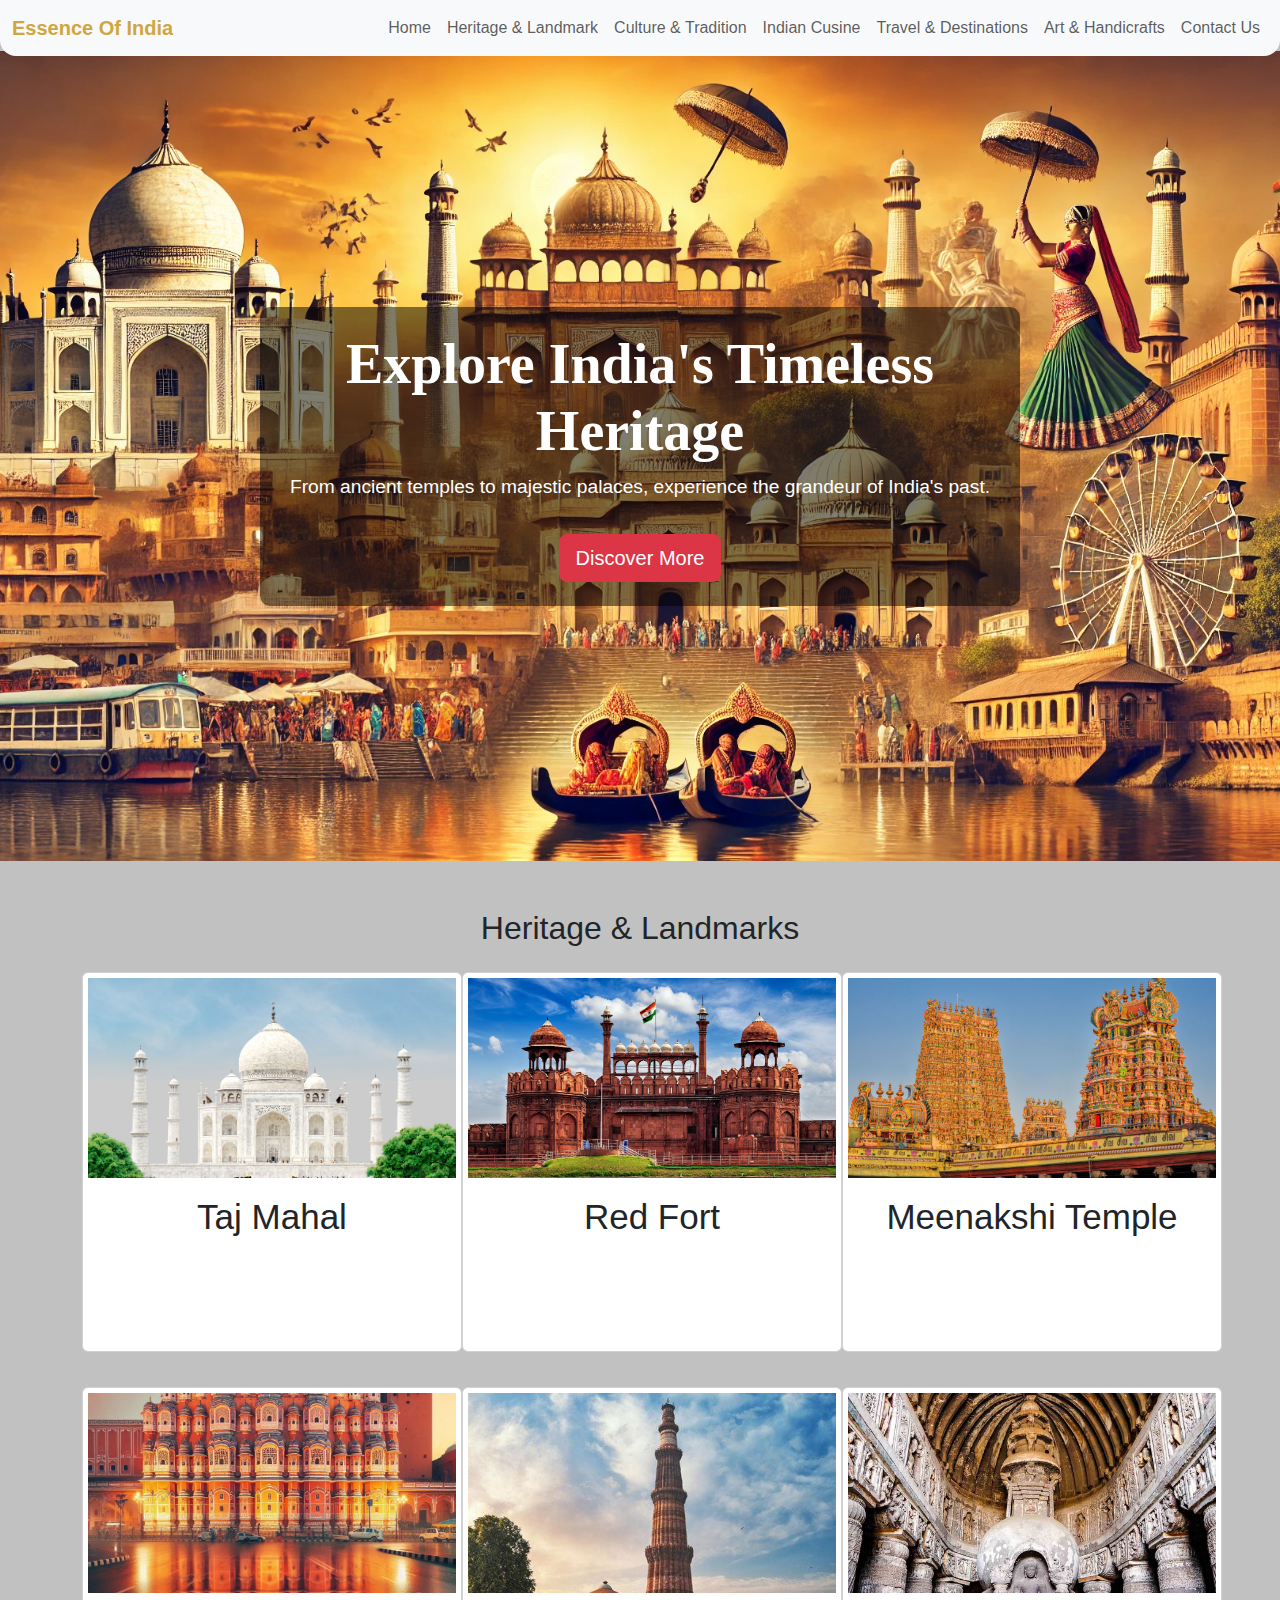
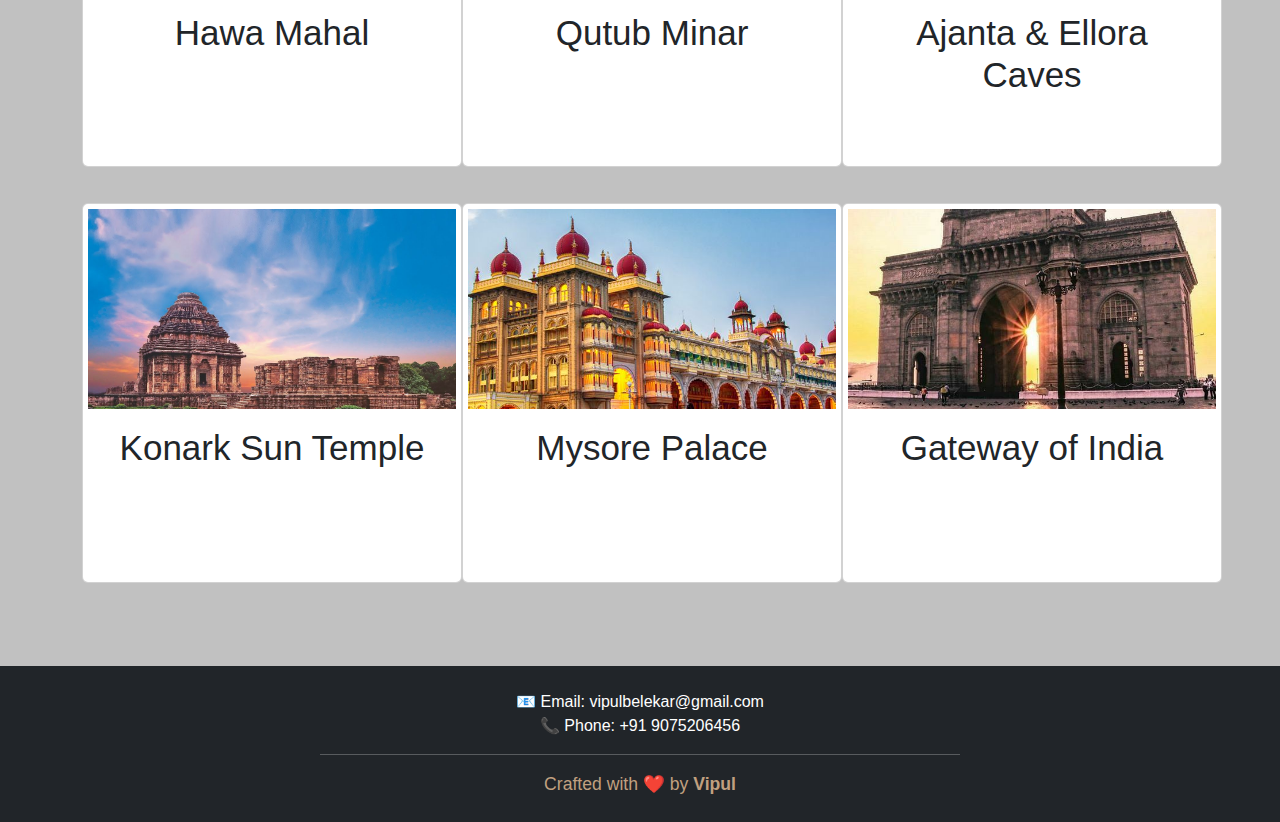
<file: heritage.html>
<!DOCTYPE html>
<html lang="en">
  <head>
    <meta charset="UTF-8" />
    <meta name="viewport" content="width=device-width, initial-scale=1.0" />
    <link
      href="https://cdn.jsdelivr.net/npm/bootstrap@5.3.3/dist/css/bootstrap.min.css"
      rel="stylesheet"
      integrity="sha384-QWTKZyjpPEjISv5WaRU9OFeRpok6YctnYmDr5pNlyT2bRjXh0JMhjY6hW+ALEwIH"
      crossorigin="anonymous"
    />
    <script
      src="https://cdn.jsdelivr.net/npm/bootstrap@5.3.3/dist/js/bootstrap.bundle.min.js"
      integrity="sha384-YvpcrYf0tY3lHB60NNkmXc5s9fDVZLESaAA55NDzOxhy9GkcIdslK1eN7N6jIeHz"
      crossorigin="anonymous"
    ></script>
    <link rel="stylesheet" href="styles.css" />
    <title>Document</title>
  </head>

  <body>
    <nav
      class="navbar navbar-expand-lg bg-body-tertiary fixed-top rounded-4 rounded-top-0"
    >
      <div class="container-fluid">
        <a class="navbar-brand custom-brand" href="#">Essence Of India</a>
        <button
          class="navbar-toggler"
          type="button"
          data-bs-toggle="collapse"
          data-bs-target="#navbarNavAltMarkup"
          aria-controls="navbarNavAltMarkup"
          aria-expanded="false"
          aria-label="Toggle navigation"
        >
          <span class="navbar-toggler-icon"></span>
        </button>
        <div class="collapse navbar-collapse" id="navbarNavAltMarkup">
          <div class="navbar-nav ms-auto">
            <a class="nav-link" href="index.html">Home</a>
            <a class="nav-link" href="#">Heritage & Landmark</a>
            <a class="nav-link" href="culture.html">Culture & Tradition</a>
            <a class="nav-link" href="cusine.html">Indian Cusine</a>
            <a class="nav-link" href="travel.html">Travel & Destinations</a>
            <a class="nav-link" href="art.html">Art & Handicrafts</a>
            <a class="nav-link" href="contact.html">Contact Us</a>
          </div>
        </div>
      </div>
    </nav>

    <!-- Heritage Hero Section -->
    <section
      class="heritage-hero d-flex justify-content-center align-items-center text-center text-white"
    >
      <div class="container">
        <div class="row justify-content-center">
          <div class="col-md-8 heritage-hero__overlay p-4">
            <h1 class="heritage-hero__title display-4 fw-bold">
              Explore India's Timeless Heritage
            </h1>
            <p class="heritage-hero__description lead">
              From ancient temples to majestic palaces, experience the grandeur
              of India's past.
            </p>
            <a
              href="#heritageSection"
              class="btn btn-danger btn-lg heritage-hero__btn mt-3"
              >Discover More</a
            >
          </div>
        </div>
      </div>
    </section>

    <section id="heritageSection" class="container py-5">
      <h2 class="text-center mb-4">Heritage & Landmarks</h2>
      <div class="row">
        <!-- Taj Mahal -->
        <div class="col-md-4">
          <div class="heri-card card heri-fixed-card-size">
            <img
              src="images/tajMahal.jpg"
              class="heri-card-img-top heri-fixed-image-size"
              alt="Taj Mahal"
            />
            <h5 class="heri-card-title">Taj Mahal</h5>
            <div class="heri-card-body">
              <p class="heri-card-text">
                A symbol of love, the Taj Mahal is an ivory-white marble
                mausoleum in Agra.
              </p>
              <button
                type="button"
                class="btn btn-outline-primary heri-btn mb-2"
                data-bs-toggle="modal"
                data-bs-target="#tajMahalModal"
              >
                Read More
              </button>
            </div>
          </div>
        </div>

        <!-- Red Fort -->
        <div class="col-md-4">
          <div class="heri-card card heri-fixed-card-size">
            <img
              src="images/redFort.jpeg"
              class="heri-card-img-top heri-fixed-image-size"
              alt="Red Fort"
            />
            <h5 class="heri-card-title">Red Fort</h5>
            <div class="heri-card-body">
              <p class="heri-card-text">
                A historic fort in Delhi, a UNESCO World Heritage Site built in
                1648.
              </p>
              <button
                type="button"
                class="btn btn-outline-primary heri-btn m-2"
                data-bs-toggle="modal"
                data-bs-target="#redFortModal"
              >
                Read More
              </button>
            </div>
          </div>
        </div>

        <!-- Meenakshi Temple -->
        <div class="col-md-4">
          <div class="heri-card card heri-fixed-card-size">
            <img
              src="images/meenakshiTemple.jpeg"
              class="heri-card-img-top heri-fixed-image-size"
              alt="Meenakshi Temple"
            />
            <h5 class="heri-card-title">Meenakshi Temple</h5>
            <div class="heri-card-body">
              <p class="heri-card-text">
                A masterpiece of Dravidian architecture, famous for its
                intricate carvings.
              </p>
              <button
                type="button"
                class="btn btn-outline-primary heri-btn m-2"
                data-bs-toggle="modal"
                data-bs-target="#meenakshiTempleModal"
              >
                Read More
              </button>
            </div>
          </div>
        </div>

        <!-- Hawa Mahal -->
        <div class="col-md-4">
          <div class="heri-card card heri-fixed-card-size">
            <img
              src="images/hawa-mahal.jpg"
              class="heri-card-img-top heri-fixed-image-size"
              alt="Hawa Mahal"
            />
            <h5 class="heri-card-title">Hawa Mahal</h5>
            <div class="heri-card-body">
              <p class="heri-card-text">
                The "Palace of Winds," known for its beautiful lattice windows.
              </p>
              <button
                type="button"
                class="btn btn-outline-primary heri-btn m-2"
                data-bs-toggle="modal"
                data-bs-target="#hawaMahalModal"
              >
                Read More
              </button>
            </div>
          </div>
        </div>

        <!-- Qutub Minar -->
        <div class="col-md-4">
          <div class="heri-card card heri-fixed-card-size">
            <img
              src="images/qutab-minar.jpg"
              class="heri-card-img-top heri-fixed-image-size"
              alt="Qutub Minar"
            />
            <h5 class="heri-card-title">Qutub Minar</h5>
            <div class="heri-card-body">
              <p class="heri-card-text">
                The world's tallest brick minaret, built in the 12th century.
              </p>
              <button
                type="button"
                class="btn btn-outline-primary heri-btn m-2"
                data-bs-toggle="modal"
                data-bs-target="#qutubMinarModal"
              >
                Read More
              </button>
            </div>
          </div>
        </div>

        <!-- Ajanta & Ellora Caves -->
        <div class="col-md-4">
          <div class="heri-card card heri-fixed-card-size">
            <img
              src="images/ajanta-caves.jpg"
              class="heri-card-img-top heri-fixed-image-size"
              alt="Ajanta & Ellora Caves"
            />
            <h5 class="heri-card-title">Ajanta & Ellora Caves</h5>
            <div class="heri-card-body">
              <p class="heri-card-text">
                Ancient rock-cut caves featuring Buddhist, Hindu, and Jain
                carvings.
              </p>
              <button
                type="button"
                class="btn btn-outline-primary heri-btn m-2"
                data-bs-toggle="modal"
                data-bs-target="#ajantaElloraModal"
              >
                Read More
              </button>
            </div>
          </div>
        </div>

        <!-- Konark Sun Temple -->
        <div class="col-md-4">
          <div class="heri-card card heri-fixed-card-size">
            <img
              src="images/konark-temple1.jpg"
              class="heri-card-img-top heri-fixed-image-size"
              alt="Konark Sun Temple"
            />
            <h5 class="heri-card-title">Konark Sun Temple</h5>
            <div class="heri-card-body">
              <p class="heri-card-text">
                A UNESCO site shaped like a giant chariot dedicated to the Sun
                God.
              </p>
              <button
                type="button"
                class="btn btn-outline-primary heri-btn m-2"
                data-bs-toggle="modal"
                data-bs-target="#konarkSunTempleModal"
              >
                Read More
              </button>
            </div>
          </div>
        </div>

        <!-- Mysore Palace -->
        <div class="col-md-4">
          <div class="heri-card card heri-fixed-card-size">
            <img
              src="images/mysore-palace.jpg"
              class="heri-card-img-top heri-fixed-image-size"
              alt="Mysore Palace"
            />
            <h5 class="heri-card-title">Mysore Palace</h5>
            <div class="heri-card-body">
              <p class="heri-card-text">
                A royal palace known for its grandeur and Indo-Saracenic
                architecture.
              </p>
              <button
                type="button"
                class="btn btn-outline-primary heri-btn m-2"
                data-bs-toggle="modal"
                data-bs-target="#mysorePalaceModal"
              >
                Read More
              </button>
            </div>
          </div>
        </div>

        <!-- Gateway of India -->
        <div class="col-md-4">
          <div class="heri-card card heri-fixed-card-size">
            <img
              src="images/gate-way-of-india.jpg"
              class="heri-card-img-top heri-fixed-image-size"
              alt="Gateway of India"
            />
            <h5 class="heri-card-title">Gateway of India</h5>
            <div class="heri-card-body">
              <p class="heri-card-text">
                A famous landmark in Mumbai, built during British rule in 1924.
              </p>
              <button
                type="button"
                class="btn btn-outline-primary heri-btn m-2"
                data-bs-toggle="modal"
                data-bs-target="#gatewayOfIndiaModal"
              >
                Read More
              </button>
            </div>
          </div>
        </div>
      </div>
    </section>

    <!-- Taj Mahal Modal -->
    <div
      class="modal fade"
      id="tajMahalModal"
      tabindex="-1"
      aria-labelledby="tajMahalLabel"
      aria-hidden="true"
    >
      <div class="modal-dialog modal-lg">
        <div class="modal-content">
          <div class="modal-header">
            <h5 class="modal-title" id="tajMahalLabel">Taj Mahal</h5>
            <button
              type="button"
              class="btn-close"
              data-bs-dismiss="modal"
              aria-label="Close"
            ></button>
          </div>
          <div class="modal-body">
            <img
              src="images/tajMahal.jpg"
              class="img-fluid mb-3 modal-image"
              alt="Taj Mahal"
            />
            <p>
              The Taj Mahal, located in Agra, is one of the Seven Wonders of the
              World. Built by Mughal Emperor Shah Jahan in memory of his wife
              Mumtaz Mahal, it is an architectural masterpiece of white marble.
            </p>
          </div>
        </div>
      </div>
    </div>

    <!-- Red Fort Modal -->
    <div
      class="modal fade"
      id="redFortModal"
      tabindex="-1"
      aria-labelledby="redFortLabel"
      aria-hidden="true"
    >
      <div class="modal-dialog modal-lg">
        <div class="modal-content">
          <div class="modal-header">
            <h5 class="modal-title" id="redFortLabel">Red Fort</h5>
            <button
              type="button"
              class="btn-close"
              data-bs-dismiss="modal"
              aria-label="Close"
            ></button>
          </div>
          <div class="modal-body">
            <img
              src="images/redFort.jpeg"
              class="img-fluid mb-3 modal-image"
              alt="Red Fort"
            />
            <p>
              The Red Fort in Delhi is a UNESCO World Heritage Site. Built by
              Mughal Emperor Shah Jahan, it served as the primary residence of
              Mughal rulers for nearly 200 years.
            </p>
          </div>
        </div>
      </div>
    </div>

    <!-- Meenakshi Temple Modal -->
    <div
      class="modal fade"
      id="meenakshiTempleModal"
      tabindex="-1"
      aria-labelledby="meenakshiTempleLabel"
      aria-hidden="true"
    >
      <div class="modal-dialog modal-lg">
        <div class="modal-content">
          <div class="modal-header">
            <h5 class="modal-title" id="meenakshiTempleLabel">
              Meenakshi Temple
            </h5>
            <button
              type="button"
              class="btn-close"
              data-bs-dismiss="modal"
              aria-label="Close"
            ></button>
          </div>
          <div class="modal-body">
            <img
              src="images/meenakshiTemple.jpeg"
              class="img-fluid mb-3 modal-image"
              alt="Meenakshi Temple"
            />
            <p>
              The Meenakshi Temple in Madurai is one of the most beautiful
              temples in India, known for its towering gopurams adorned with
              thousands of colorful sculptures.
            </p>
          </div>
        </div>
      </div>
    </div>

    <!-- Hawa Mahal Modal -->
    <div
      class="modal fade"
      id="hawaMahalModal"
      tabindex="-1"
      aria-labelledby="hawaMahalLabel"
      aria-hidden="true"
    >
      <div class="modal-dialog modal-lg">
        <div class="modal-content">
          <div class="modal-header">
            <h5 class="modal-title" id="hawaMahalLabel">Hawa Mahal</h5>
            <button
              type="button"
              class="btn-close"
              data-bs-dismiss="modal"
              aria-label="Close"
            ></button>
          </div>
          <div class="modal-body">
            <img
              src="images/hawa-mahal.jpg"
              class="img-fluid mb-3 modal-image"
              alt="Hawa Mahal"
            />
            <p>
              The Hawa Mahal in Jaipur, also known as the "Palace of Winds,"
              features a unique honeycomb facade with 953 small windows,
              designed to allow royal women to observe street festivities
              unseen.
            </p>
          </div>
        </div>
      </div>
    </div>

    <!-- Qutub Minar Modal -->
    <div
      class="modal fade"
      id="qutubMinarModal"
      tabindex="-1"
      aria-labelledby="qutubMinarLabel"
      aria-hidden="true"
    >
      <div class="modal-dialog modal-lg">
        <div class="modal-content">
          <div class="modal-header">
            <h5 class="modal-title" id="qutubMinarLabel">Qutub Minar</h5>
            <button
              type="button"
              class="btn-close"
              data-bs-dismiss="modal"
              aria-label="Close"
            ></button>
          </div>
          <div class="modal-body">
            <img
              src="images/qutab-minar.jpg"
              class="img-fluid mb-3 modal-image"
              alt="Qutub Minar"
            />
            <p>
              Qutub Minar is the world's tallest brick minaret, built in the
              12th century by Qutb-ud-din Aibak. It stands as a significant
              landmark of Indo-Islamic architecture in Delhi.
            </p>
          </div>
        </div>
      </div>
    </div>

    <!-- Ajanta & Ellora Caves Modal -->
    <div
      class="modal fade"
      id="ajantaElloraModal"
      tabindex="-1"
      aria-labelledby="ajantaElloraLabel"
      aria-hidden="true"
    >
      <div class="modal-dialog modal-lg">
        <div class="modal-content">
          <div class="modal-header">
            <h5 class="modal-title" id="ajantaElloraLabel">
              Ajanta & Ellora Caves
            </h5>
            <button
              type="button"
              class="btn-close"
              data-bs-dismiss="modal"
              aria-label="Close"
            ></button>
          </div>
          <div class="modal-body">
            <img
              src="images/ajanta-caves.jpg"
              class="img-fluid mb-3 modal-image"
              alt="Ajanta & Ellora Caves"
            />
            <p>
              Ajanta and Ellora Caves in Maharashtra are a group of rock-cut
              caves featuring stunning Buddhist, Hindu, and Jain sculptures and
              paintings, dating back to ancient India.
            </p>
          </div>
        </div>
      </div>
    </div>

    <!-- Konark Sun Temple Modal -->
    <div
      class="modal fade"
      id="konarkSunTempleModal"
      tabindex="-1"
      aria-labelledby="konarkSunTempleLabel"
      aria-hidden="true"
    >
      <div class="modal-dialog modal-lg">
        <div class="modal-content">
          <div class="modal-header">
            <h5 class="modal-title" id="konarkSunTempleLabel">
              Konark Sun Temple
            </h5>
            <button
              type="button"
              class="btn-close"
              data-bs-dismiss="modal"
              aria-label="Close"
            ></button>
          </div>
          <div class="modal-body">
            <img
              src="images/konark-temple1.jpg"
              class="img-fluid mb-3 modal-image"
              alt="Konark Sun Temple"
            />
            <p>
              The Konark Sun Temple in Odisha is a UNESCO World Heritage Site,
              famous for its intricate stone carvings and chariot-like structure
              dedicated to the Sun God.
            </p>
          </div>
        </div>
      </div>
    </div>

    <!-- Mysore Palace Modal -->
    <div
      class="modal fade"
      id="mysorePalaceModal"
      tabindex="-1"
      aria-labelledby="mysorePalaceLabel"
      aria-hidden="true"
    >
      <div class="modal-dialog modal-lg">
        <div class="modal-content">
          <div class="modal-header">
            <h5 class="modal-title" id="mysorePalaceLabel">Mysore Palace</h5>
            <button
              type="button"
              class="btn-close"
              data-bs-dismiss="modal"
              aria-label="Close"
            ></button>
          </div>
          <div class="modal-body">
            <img
              src="images/mysore-palace.jpg"
              class="img-fluid mb-3 modal-image"
              alt="Mysore Palace"
            />
            <p>
              The Mysore Palace, a royal residence in Karnataka, is a stunning
              example of Indo-Saracenic architecture, known for its grand Durbar
              Hall and illuminated night views.
            </p>
          </div>
        </div>
      </div>
    </div>

    <!-- Gateway of India Modal -->
    <div
      class="modal fade"
      id="gatewayOfIndiaModal"
      tabindex="-1"
      aria-labelledby="gatewayOfIndiaLabel"
      aria-hidden="true"
    >
      <div class="modal-dialog modal-lg">
        <div class="modal-content">
          <div class="modal-header">
            <h5 class="modal-title" id="gatewayOfIndiaLabel">
              Gateway of India
            </h5>
            <button
              type="button"
              class="btn-close"
              data-bs-dismiss="modal"
              aria-label="Close"
            ></button>
          </div>
          <div class="modal-body">
            <img
              src="images/gate-way-of-india.jpg"
              class="img-fluid mb-3 modal-image"
              alt="Gateway of India"
            />
            <p>
              The Gateway of India in Mumbai is a historic monument built to
              commemorate King George V's visit in 1911.
            </p>
          </div>
        </div>
      </div>
    </div>

    <footer class="bg-dark text-white text-center py-4">
      <p class="mb-0">
        📧 Email:
        <a
          href="mailto:vipulbelekar@gmail.com"
          class="text-white text-decoration-none"
          >vipulbelekar@gmail.com</a
        >
      </p>
      <p class="mb-0">📞 Phone: +91 9075206456</p>
      <hr class="my-3 w-50 mx-auto text-white" />

      <p class="mb-0" style="font-size: 1.1rem; color: #c0a080">
        Crafted with ❤️ by <strong>Vipul</strong>
      </p>
    </footer>

    <!-- Bootstrap JS (Ensure you include Bootstrap 5 JavaScript for the modal to work) -->
    <script src="https://cdn.jsdelivr.net/npm/bootstrap@5.3.0/dist/js/bootstrap.bundle.min.js"></script>
  </body>
</html>
</file>
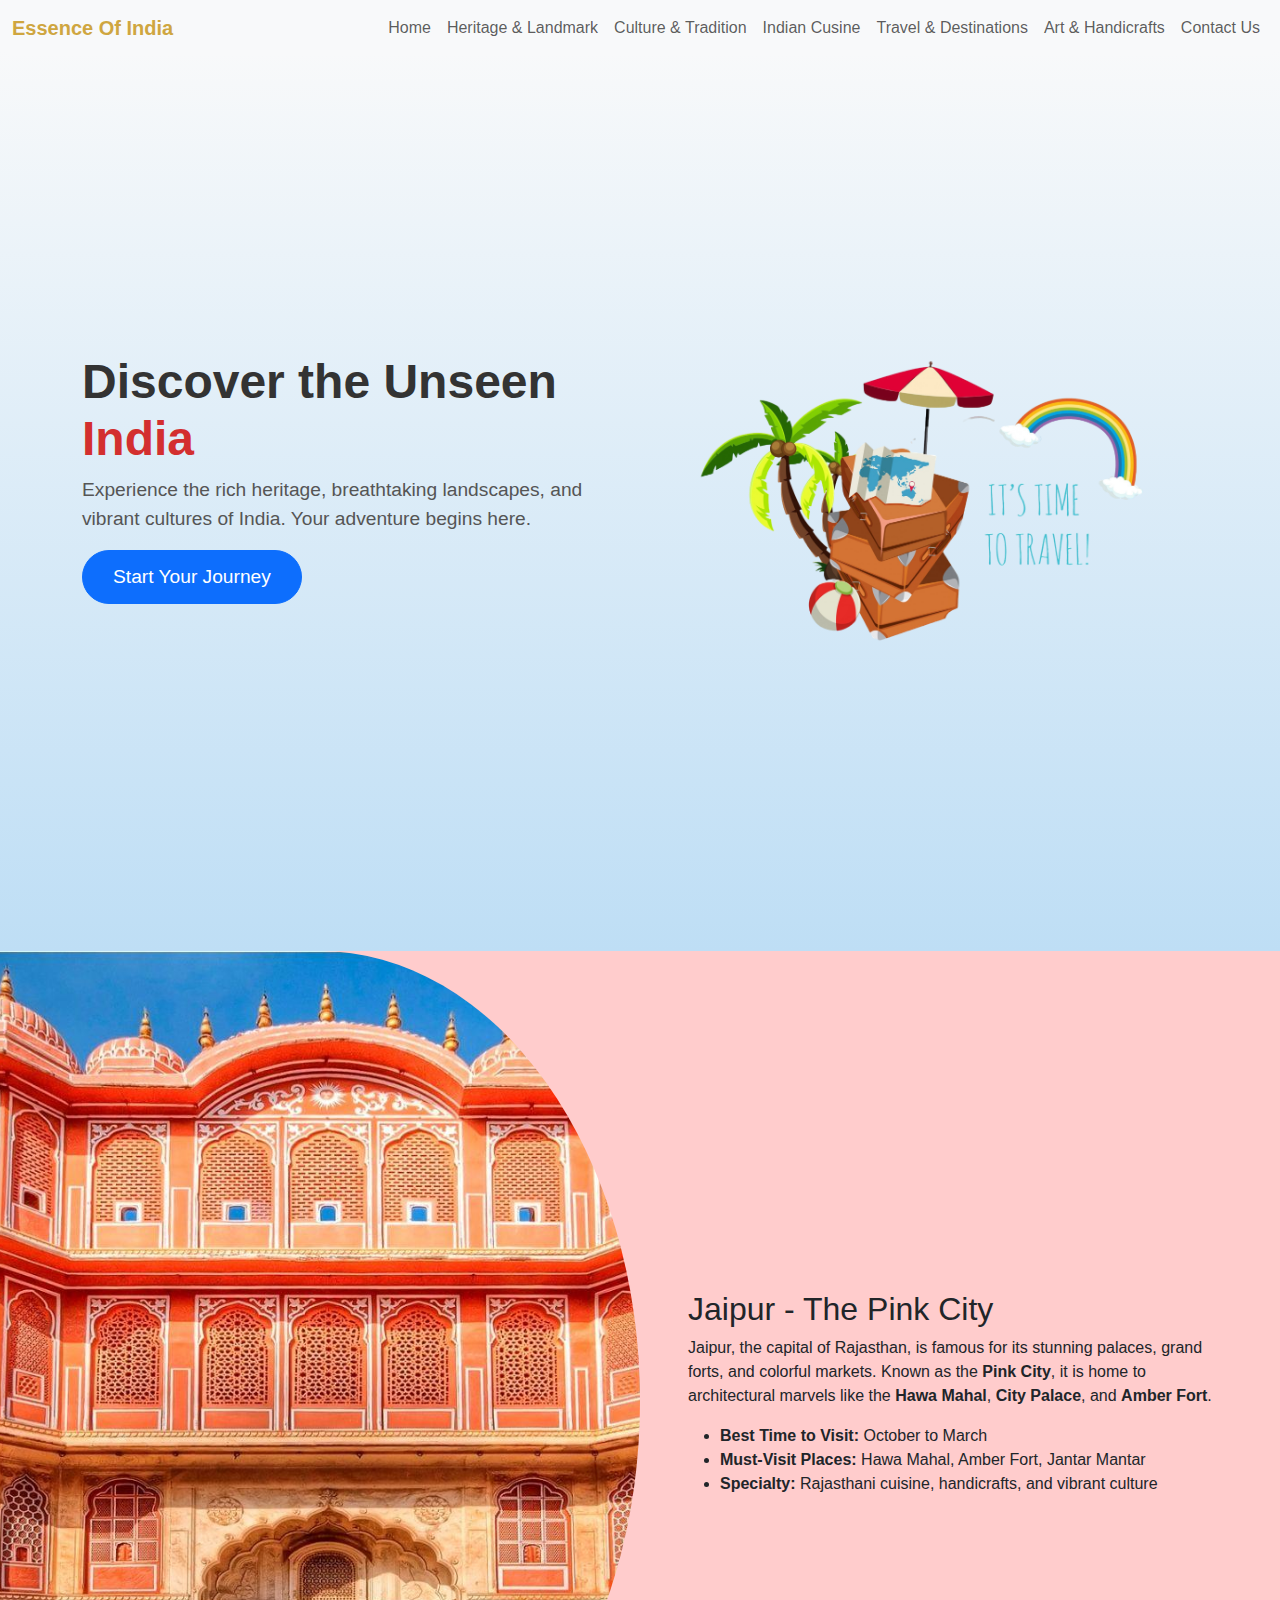
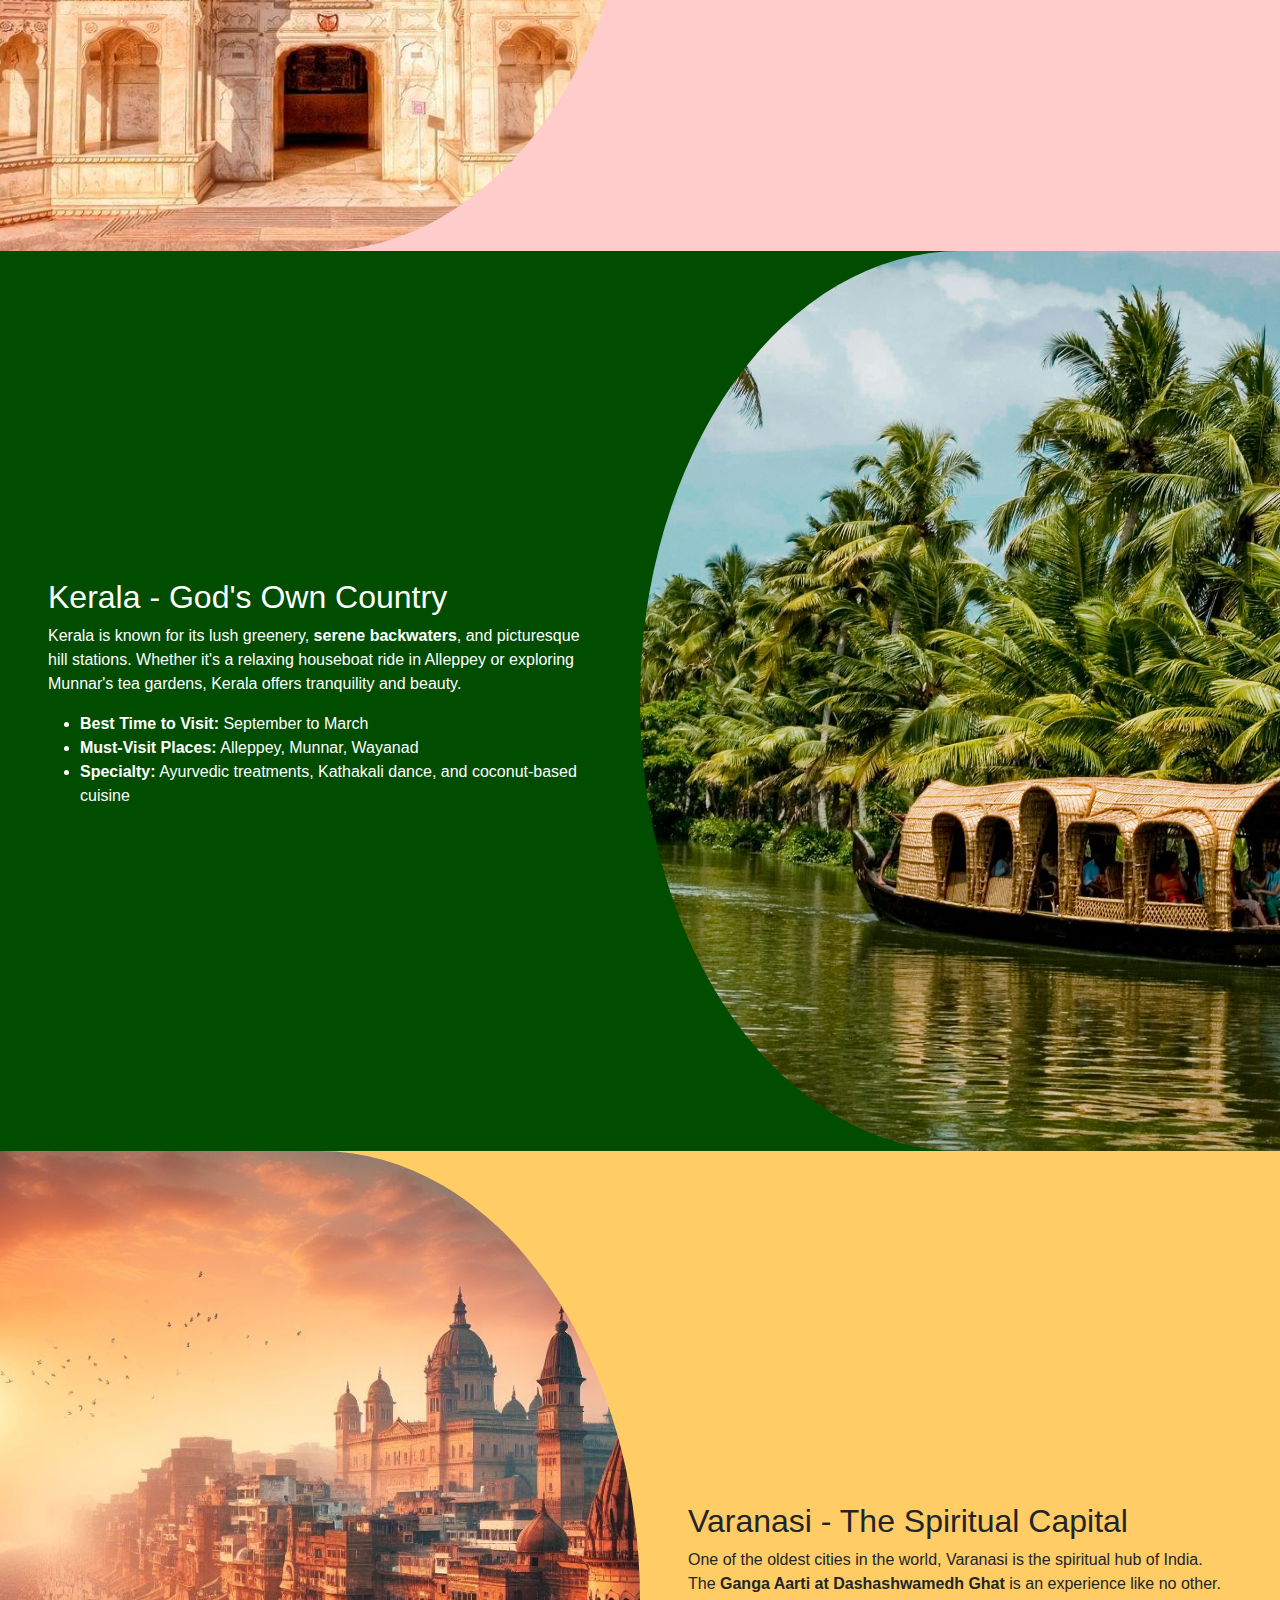
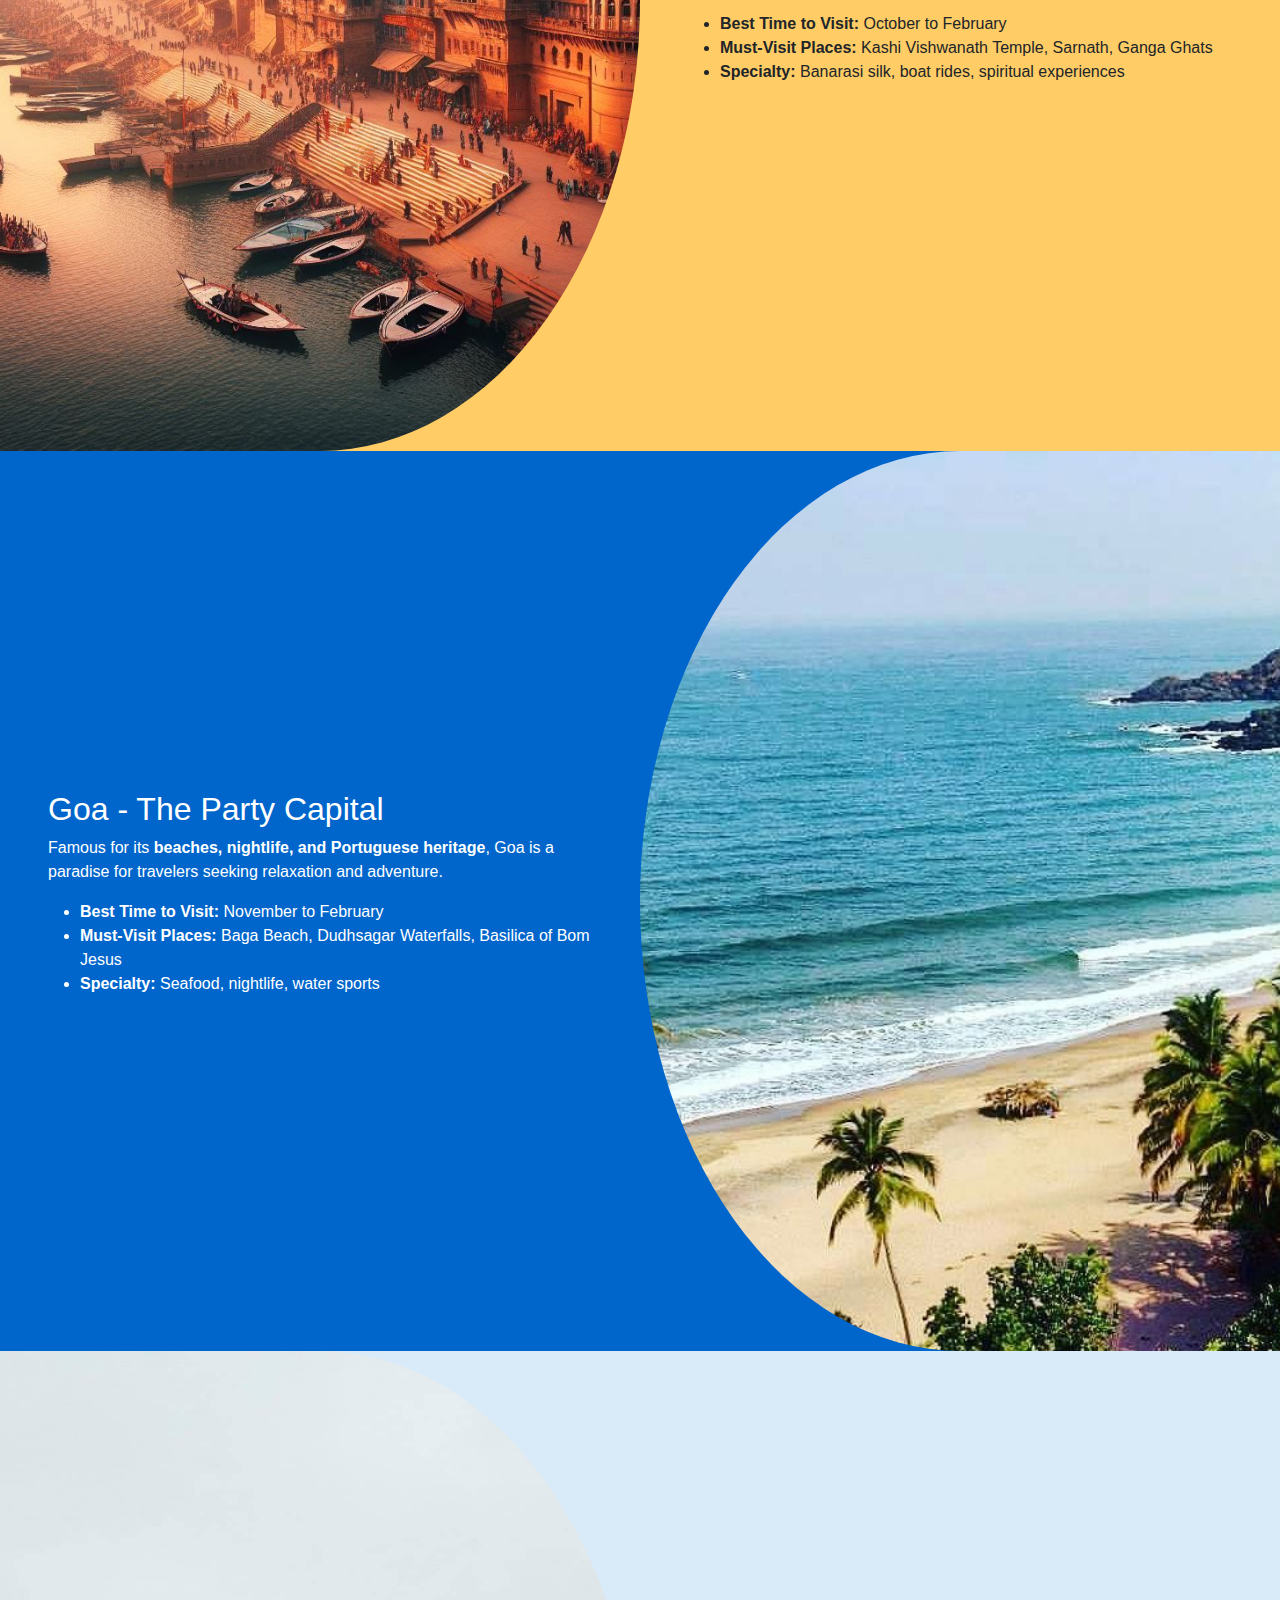
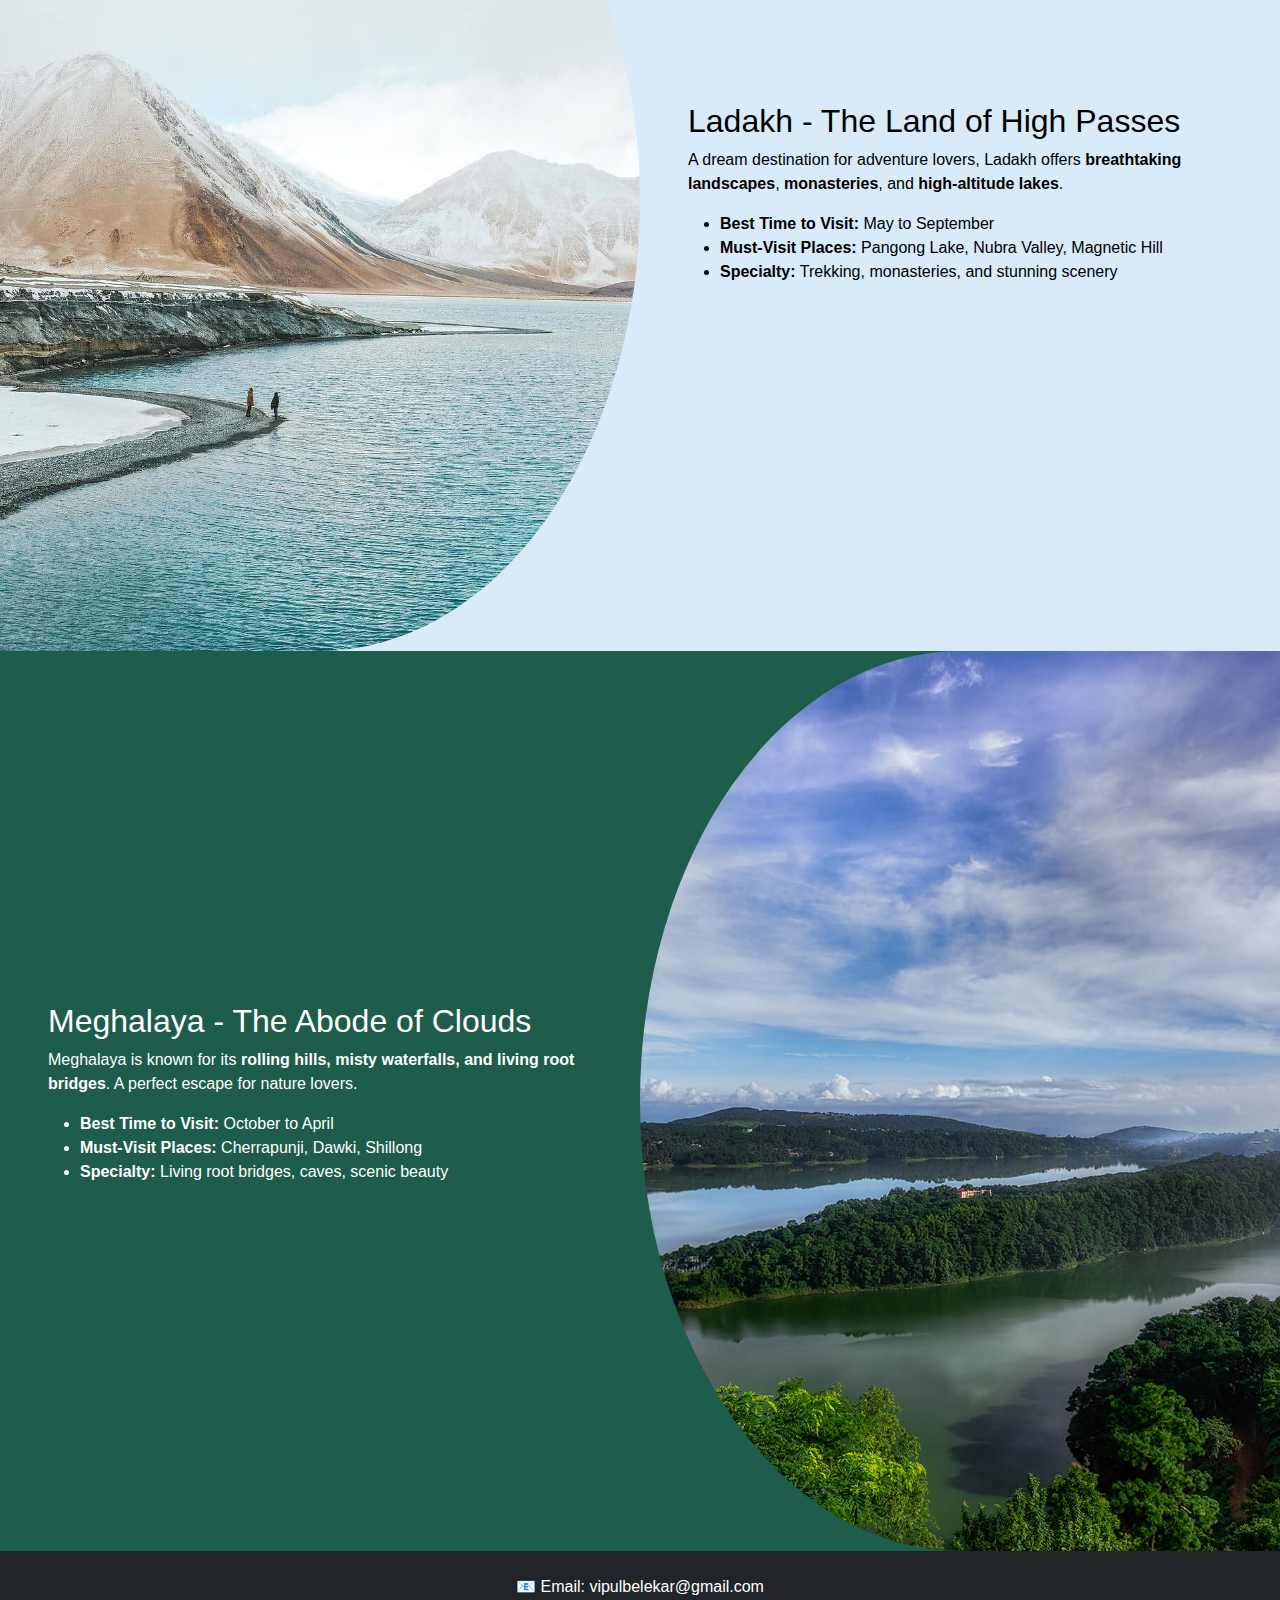
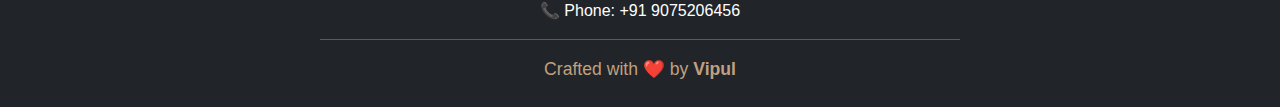
<file: travel.html>
<!DOCTYPE html>
<html lang="en">
  <head>
    <meta charset="UTF-8" />
    <meta name="viewport" content="width=device-width, initial-scale=1.0" />
    <link
      href="https://cdn.jsdelivr.net/npm/bootstrap@5.3.3/dist/css/bootstrap.min.css"
      rel="stylesheet"
      integrity="sha384-QWTKZyjpPEjISv5WaRU9OFeRpok6YctnYmDr5pNlyT2bRjXh0JMhjY6hW+ALEwIH"
      crossorigin="anonymous"
    />
    <script
      src="https://cdn.jsdelivr.net/npm/bootstrap@5.3.3/dist/js/bootstrap.bundle.min.js"
      integrity="sha384-YvpcrYf0tY3lHB60NNkmXc5s9fDVZLESaAA55NDzOxhy9GkcIdslK1eN7N6jIeHz"
      crossorigin="anonymous"
    ></script>
    <link rel="stylesheet" href="styles.css" />
    <title>Document</title>
  </head>

  <body class="bg-light">
    <nav
      class="navbar navbar-expand-lg bg-body-tertiary fixed-top rounded-4 rounded-top-0"
    >
      <div class="container-fluid">
        <a class="navbar-brand custom-brand" href="#">Essence Of India</a>
        <button
          class="navbar-toggler"
          type="button"
          data-bs-toggle="collapse"
          data-bs-target="#navbarNavAltMarkup"
          aria-controls="navbarNavAltMarkup"
          aria-expanded="false"
          aria-label="Toggle navigation"
        >
          <span class="navbar-toggler-icon"></span>
        </button>
        <div class="collapse navbar-collapse" id="navbarNavAltMarkup">
          <div class="navbar-nav ms-auto">
            <a class="nav-link" href="index.html">Home</a>
            <a class="nav-link" href="heritage.html">Heritage & Landmark</a>
            <a class="nav-link" href="culture.html">Culture & Tradition</a>
            <a class="nav-link" href="cusine.html">Indian Cusine</a>
            <a class="nav-link" href="#">Travel & Destinations</a>
            <a class="nav-link" href="art.html">Art & Handicrafts</a>
            <a class="nav-link" href="contact.html">Contact Us</a>
          </div>
        </div>
      </div>
    </nav>

    <section class="travel-hero-section d-flex align-items-center">
      <div class="container">
        <div class="row">
          <!-- Left Side: Hero Content -->
          <div class="col-md-6 travel-hero-text">
            <h1 class="display-4 fw-bold">
              Discover the Unseen <span class="travel-highlight">India</span>
            </h1>
            <p class="lead">
              Experience the rich heritage, breathtaking landscapes, and vibrant
              cultures of India. Your adventure begins here.
            </p>
            <a
              href="#destination-section"
              class="btn btn-primary btn-lg travel-hero-btn"
              >Start Your Journey</a
            >
          </div>

          <!-- Right Side: Travel-Themed Illustration -->
          <div class="col-md-6 text-center">
            <img
              src="images/travel-icon-white-background.png"
              class="img-fluid travel-hero-img"
              alt="Travel Illustration"
            />
          </div>
        </div>
      </div>
    </section>

    <section class="destination-section" id="destination-section">
      <div class="container-fluid">
        <!-- Jaipur - Pink Themed -->
        <div class="row destination jaipur text-dark">
          <div
            class="col-md-6 image rounded-end-circle"
            style="background-image: url('images/jaipur.jpg')"
          ></div>
          <div class="col-md-6 text-container">
            <h2>Jaipur - The Pink City</h2>
            <p>
              Jaipur, the capital of Rajasthan, is famous for its stunning
              palaces, grand forts, and colorful markets. Known as the
              <b>Pink City</b>, it is home to architectural marvels like the
              <b>Hawa Mahal</b>, <b>City Palace</b>, and <b>Amber Fort</b>.
            </p>
            <ul>
              <li><b>Best Time to Visit:</b> October to March</li>
              <li>
                <b>Must-Visit Places:</b> Hawa Mahal, Amber Fort, Jantar Mantar
              </li>
              <li>
                <b>Specialty:</b> Rajasthani cuisine, handicrafts, and vibrant
                culture
              </li>
            </ul>
          </div>
        </div>

        <!-- Kerala - Green Themed -->
        <div class="row destination kerala flex-row-reverse">
          <div
            class="col-md-6 image rounded-start-circle"
            style="background-image: url('images/kerla.jpeg')"
          ></div>
          <div class="col-md-6 text-container">
            <h2>Kerala - God's Own Country</h2>
            <p>
              Kerala is known for its lush greenery, <b>serene backwaters</b>,
              and picturesque hill stations. Whether it's a relaxing houseboat
              ride in Alleppey or exploring Munnar's tea gardens, Kerala offers
              tranquility and beauty.
            </p>
            <ul>
              <li><b>Best Time to Visit:</b> September to March</li>
              <li><b>Must-Visit Places:</b> Alleppey, Munnar, Wayanad</li>
              <li>
                <b>Specialty:</b> Ayurvedic treatments, Kathakali dance, and
                coconut-based cuisine
              </li>
            </ul>
          </div>
        </div>

        <!-- Varanasi - Golden Themed -->
        <div class="row destination varanasi text-dark">
          <div
            class="col-md-6 image rounded-end-circle"
            style="background-image: url('images/varanasi.jpg')"
          ></div>
          <div class="col-md-6 text-container">
            <h2>Varanasi - The Spiritual Capital</h2>
            <p>
              One of the oldest cities in the world, Varanasi is the spiritual
              hub of India. The <b>Ganga Aarti at Dashashwamedh Ghat</b> is an
              experience like no other.
            </p>
            <ul>
              <li><b>Best Time to Visit:</b> October to February</li>
              <li>
                <b>Must-Visit Places:</b> Kashi Vishwanath Temple, Sarnath,
                Ganga Ghats
              </li>
              <li>
                <b>Specialty:</b> Banarasi silk, boat rides, spiritual
                experiences
              </li>
            </ul>
          </div>
        </div>

        <!-- Goa - Blue Themed -->
        <div class="row destination goa flex-row-reverse">
          <div
            class="col-md-6 image rounded-start-circle"
            style="background-image: url('images/goa.jpg')"
          ></div>
          <div class="col-md-6 text-container">
            <h2>Goa - The Party Capital</h2>
            <p>
              Famous for its <b>beaches, nightlife, and Portuguese heritage</b>,
              Goa is a paradise for travelers seeking relaxation and adventure.
            </p>
            <ul>
              <li><b>Best Time to Visit:</b> November to February</li>
              <li>
                <b>Must-Visit Places:</b> Baga Beach, Dudhsagar Waterfalls,
                Basilica of Bom Jesus
              </li>
              <li><b>Specialty:</b> Seafood, nightlife, water sports</li>
            </ul>
          </div>
        </div>

        <!-- Ladakh - Snow Themed -->
        <div class="row destination ladakh">
          <div
            class="col-md-6 image rounded-end-circle"
            style="background-image: url('images/ladhak.jpg')"
          ></div>
          <div class="col-md-6 text-container">
            <h2>Ladakh - The Land of High Passes</h2>
            <p>
              A dream destination for adventure lovers, Ladakh offers
              <b>breathtaking landscapes</b>, <b>monasteries</b>, and
              <b>high-altitude lakes</b>.
            </p>
            <ul>
              <li><b>Best Time to Visit:</b> May to September</li>
              <li>
                <b>Must-Visit Places:</b> Pangong Lake, Nubra Valley, Magnetic
                Hill
              </li>
              <li>
                <b>Specialty:</b> Trekking, monasteries, and stunning scenery
              </li>
            </ul>
          </div>
        </div>

        <!-- Meghalaya - Misty Green Themed -->
        <div class="row destination meghalaya flex-row-reverse">
          <div
            class="col-md-6 image rounded-start-circle"
            style="background-image: url('images/meghalaya.jpg')"
          ></div>
          <div class="col-md-6 text-container">
            <h2>Meghalaya - The Abode of Clouds</h2>
            <p>
              Meghalaya is known for its
              <b>rolling hills, misty waterfalls, and living root bridges</b>. A
              perfect escape for nature lovers.
            </p>
            <ul>
              <li><b>Best Time to Visit:</b> October to April</li>
              <li><b>Must-Visit Places:</b> Cherrapunji, Dawki, Shillong</li>
              <li>
                <b>Specialty:</b> Living root bridges, caves, scenic beauty
              </li>
            </ul>
          </div>
        </div>
      </div>
    </section>

    <footer class="bg-dark text-white text-center py-4">
      <p class="mb-0">
        📧 Email:
        <a
          href="mailto:vipulbelekar@gmail.com"
          class="text-white text-decoration-none"
          >vipulbelekar@gmail.com</a
        >
      </p>
      <p class="mb-0">📞 Phone: +91 9075206456</p>
      <hr class="my-3 w-50 mx-auto text-white" />

      <p class="mb-0" style="font-size: 1.1rem; color: #c0a080">
        Crafted with ❤️ by <strong>Vipul</strong>
      </p>
    </footer>
  </body>
</html>
</file>
<file: styles.css>
*{
    margin: 0;
    padding: 0;
    box-sizing: border-box;
}
html, body{
    width: 100%;
    height: 100%;
     padding-top: 2%;
   background-color: #c1c1c1; 
    scroll-behavior: smooth;
    font-family: 'Poppins', sans-serif;
}

/* Hero Section Styling */
.hero-section {
  background: linear-gradient(to right, #ff7b00, #ffbb00);
  padding: 100px 0;
  color: #fff;
  text-align: center;
}

.hero-title {
  font-size: 3.5rem;
  font-weight: bold;
  text-transform: uppercase;
  letter-spacing: 2px;
  animation: fadeIn 1.5s ease-in-out;
}

.hero-subtitle {
  font-size: 1.5rem;
  margin-top: 10px;
  animation: fadeIn 2s ease-in-out;
}

.btn-explore {
  background: #fff;
  color: #ff7b00;
  padding: 12px 30px;
  font-size: 1.2rem;
  font-weight: bold;
  border-radius: 50px;
  transition: all 0.3s ease-in-out;
  display: inline-block;
  margin-top: 20px;
}

.btn-explore:hover {
  background: #ff7b00;
  color: #fff;
  transform: scale(1.1);
}

.hero-image {
  width: 100%;
  max-width: 500px;
  animation: slideIn 1.5s ease-in-out;
}

/* Animations */
@keyframes fadeIn {
  0% { opacity: 0; transform: translateY(-20px); }
  100% { opacity: 1; transform: translateY(0); }
}

@keyframes slideIn {
  0% { opacity: 0; transform: translateX(50px); }
  100% { opacity: 1; transform: translateX(0); }
}


/* Minor Enhancements */
.text-primary {
  color: #ff7b00 !important; /* Vibrant Indian theme color */
}

.lead {
  font-size: 1.25rem;
  color: #555;
}

.bi-check-circle-fill {
  font-size: 1.2rem;
}

/* Animations using Bootstrap Utility Classes */
.img-fluid {
  animation: fadeInRight 1.5s ease-in-out;
}

/* Animations */
@keyframes fadeInRight {
  0% { opacity: 0; transform: translateX(-50px); }
  100% { opacity: 1; transform: translateX(0); }
}


.unique-india {
  background: linear-gradient(to right, #ff7e5f, #feb47b); 
  color: white;
}

.unique-india .card {
  border: none;
  transition: transform 0.3s ease-in-out;
}

.unique-india .card:hover {
  transform: translateY(-5px);
}

.unique-india .display-5 i {
  font-size: 2.5rem;
}


/* Section Background & Typography */
.essence-section {
  background: linear-gradient(135deg, #fdfbfb, #ebedee);
}

/* Gradient Heading */
.text-gradient {
  background: linear-gradient(90deg, #ff7e5f, #feb47b);
  -webkit-background-clip: text;
  -webkit-text-fill-color: transparent;
}

/* Card Styling */
.essence-card {
  border: none;
  border-radius: 12px;
  transition: transform 0.3s ease-in-out, box-shadow 0.3s ease-in-out;
  background: white;
  box-shadow: 0px 5px 15px rgba(0, 0, 0, 0.1);
}

.essence-card:hover {
  transform: translateY(-8px);
  box-shadow: 0px 10px 20px rgba(0, 0, 0, 0.15);
}

/* Icon Styling */
.icon-style {
  font-size: 3rem;
  transition: color 0.3s ease-in-out;
}

.essence-card:hover i {
  color: #ff7e5f !important; 
  transform: scale(1.1); 
}


.navbar.fixed-top {
    position: fixed;
    top: 0;
    width: 100%;
    margin-bottom: 8%;
  }
  .custom-brand {
    color: #CFA640; 
    font-weight: bold;
}

  /* heritage section */
  /* Heritage Hero Section */
.heritage-hero {
  background: url('images/heritage.jpg') no-repeat center center/cover;
  height: 90vh;
  position: relative;
}

/* Overlay Box */
.heritage-hero__overlay {
  background: rgba(0, 0, 0, 0.5);
  border-radius: 10px;
  animation: heritage-hero__fadeIn 2s ease-in-out;
}

.heritage-hero__title {
  font-family: 'Merriweather', serif;
}

.heritage-hero__description {
  color: white;
  font-size: 1.2rem;
}

/* Button */
.heritage-hero__btn {
  transition: transform 0.3s ease-in-out;
}

.heritage-hero__btn:hover {
  transform: scale(1.05);
}

/* Fade-in Animation */
@keyframes heritage-hero__fadeIn {
  from { opacity: 0; transform: translateY(-20px); }
  to { opacity: 1; transform: translateY(0); }
}

/* Define fixed dimensions for the card and image */
.heri-fixed-card-size {
    width: 380px; 
    height: 380px; 
    padding: 5px;
    margin-bottom: 10%;
    overflow: hidden;
    position: relative;
  }
  
  .heri-fixed-image-size {
    width: 100%; 
    height: 200px; 
    object-fit: cover;
  }

  .heri-card-body {
    position: absolute;
    bottom: 0; 
    width: 100%; 
    transform: translateY(100%);
    transition: transform 0.3s ease;
  }

  .heri-card:hover .heri-card-body {
    transform: translateY(0); /* Show the text on hover */
  }
  
  .heri-card-title {
    margin: 0;
    text-align: center;
    padding: 5%;
    font-size: 35px; /* Larger font size initially */
    transition: font-size 0.3s ease; /* Smooth transition for font size */
  }
  
  .heri-card:hover .heri-card-title {
    font-size: 24px; /* Decrease font size on hover */
  }

  .heri-card-text, .heri-btn {
    display: none; /* Hide text and button initially */
  }
  
  .heri-card:hover .heri-card-text, .heri-card:hover .heri-btn {
    display: block; /* Show text and button on hover */
  }

  .heri-card:hover {
    box-shadow: 0 6px 10px rgba(0, 0, 0, 0.57);
  }

  .custom-modal-size {
    max-width: 60%; /* Set your desired width */
    max-height: 50%; /* Set your desired height */
  }
  
  .modal-image {
    max-width: 100%; /* Restrict the image width */
    max-height: 400px; /* Restrict the image height */
    object-fit: cover; 
    display: block; /* Ensure the image is displayed as a block element */
    margin: 0 auto; /* Center the image horizontally */
  }

  .festival-section {
    text-align: center;
    padding: 50px 0;
}

/* Parallax Festival Blocks */
.festival {
    position: relative;
    height: 80vh;
    background-size: cover;
    background-attachment: fixed; /* Enables Parallax Effect */
    background-position: center;
    display: flex;
    align-items: center;
    justify-content: center;
}

/* Dark overlay for readability */
.festival::before {
    content: "";
    position: absolute;
    top: 0;
    left: 0;
    width: 100%;
    height: 100%;
    background: rgba(0, 0, 0, 0.5);
}

/* Text Content Styling */
.festival-content {
    position: relative;
    z-index: 2;
    color: white;
    background: rgba(0, 0, 0, 0.6);
    padding: 20px;
    border-radius: 10px;
    width: 60%;
    text-align: center;
}

/* Background Images */
.diwali { background-image: url('images/diwali.jpg'); }
.holi { background-image: url('images/holi.jpg'); }
.navratri { background-image: url('images/navratri.jpg'); }
.eid { background-image: url('images/eid.jpg'); }
.pongal { background-image: url('images/pongal.webp'); }
.christmas { background-image: url('images/christmas.jpg'); }
.baisakhi { background-image: url('images/baisakhi.webp'); }

/* Responsive Adjustments */
@media (max-width: 768px) {
    .festival-content {
        width: 90%;
        font-size: 14px;
    }
}

/* Music & Dance Section Styles */
.music-dance-section {
    background: #f9f9f9ac;
}

.music-dance-scroll-container::-webkit-scrollbar {
    display: none;
}

.fixed-card-size {
    width: 320px;
    height: 400px; 
    overflow: hidden; 
    transition: transform 0.3s ease, box-shadow 0.3s ease; 
  }
  
  .fixed-image-size {
    width: 100%; 
    height: 200px; 
    object-fit: contain; 
    display: block; 
    margin: 0 auto; 
  }
  
  .card-body {
    padding: 10px; 
    text-align: center; 
  }
  
  .card-title {
    font-size: 1.25rem; 
    margin-bottom: 10px; 
  }
  
  .card-text {
    font-size: 1rem; 
  }
  
  /* Hover effect */
  .fixed-card-size:hover {
    transform: translateY(-15px); 
    box-shadow: 0 10px 18px rgba(0, 0, 0, 0.2); 
  }

  .masonry-grid {
    column-count: 3;
    column-gap: 20px;
}
.masonry-item {
    display: inline-block;
    width: 100%;
    break-inside: avoid;
}

/* cusine */
#hero-cuisine {
    background: #fff8e1;
    height: 100vh
}

.full-height-image {
    width: 100%; 
    height: auto; 
    max-height: 100%; 
    object-fit: cover; 
  }

.animate-title {
    animation: fadeInUp 1.5s ease-in-out;
}
.animate-image {
    animation: fadeInRight 1.5s ease-in-out;
}

/* Animations */
@keyframes fadeInUp {
    from {
        opacity: 0;
        transform: translateY(30px);
    }
    to {
        opacity: 1;
        transform: translateY(0);
    }
}
@keyframes fadeInRight {
    from {
        opacity: 0;
        transform: translateX(30px);
    }
    to {
        opacity: 1;
        transform: translateX(0);
    }
}

.cuisines-section {
    padding: 2rem 0;
}

/* Style for each card */
.cuisines-card {
    transition: transform 0.3s ease-in-out, box-shadow 0.3s ease-in-out;
    border-radius: 10px;
    overflow: hidden;
}

.cuisines-card:hover {
    transform: scale(1.05);
    box-shadow: 0px 8px 16px rgba(0, 0, 0, 0.2);
}

/* Image Styling */
.cuisines-img {
    height: 320px;
    object-fit: cover;
    border-radius: 10px 10px 0 0;
}

/* Larger images for mobile */
@media (max-width: 576px) {
    .cuisines-img {
        height: 250px;
    }
}

/* thali */

/* Section Styling */
.thali-section {
  background-color: #fff8e1; 
  padding: 50px 20px;
  border-radius: 15px;
  box-shadow: 0px 4px 10px rgba(0, 0, 0, 0.1);
}

/* Thali Image */
.thali-img {
  max-width: 450px;
  height: auto;
  border-radius: 15px;
  transition: transform 0.3s ease-in-out;
}

.thali-img:hover {
  transform: scale(1.08);
}

/* Tab Button Styling */
.thali-nav .nav-link {
  background-color: #f0ad4e;
  color: white;
  font-weight: bold;
  border-radius: 50px;
  padding: 10px 20px;
  margin: 5px;
  transition: 0.3s;
}

.thali-nav .nav-link.active {
  background-color: #d9534f;
  color: white;
  transform: scale(1.1);
}

.thali-nav .nav-link:hover {
  background-color: #ff7043;
  color: white;
}

/* Thali Description */
.tab-pane h4 {
  font-size: 1.5rem;
  font-weight: bold;
  margin-top: 15px;
  color: #d84315;
}

.tab-pane p {
  font-size: 1.1rem;
  font-weight: 500;
  color: #6d4c41;
}

/* Responsive Design */
@media (max-width: 768px) {
  .thali-img {
      max-width: 100%;
  }

  .thali-nav .nav-link {
      padding: 8px 12px;
      font-size: 14px;
  }
}

.destination {
  display: flex;
  align-items: center;
  height: 100vh; /* Full viewport height */
}

.image {
  background-size: cover;
  background-position: center;
  height: 100%;
}

.text-container {
  display: flex;
  flex-direction: column;
  justify-content: center;
  padding: 3rem;
  text-align: left;
}

/* Responsive - Stack on smaller screens */
@media (max-width: 768px) {
  .destination {
      flex-direction: column;
      height: auto;
  }
  .image {
      height: 50vh;
      width: 100%;
  }
  .text-container {
      text-align: center;
      padding: 2rem;
  }
}

/* travel */

/* Full-height split view */
.destination {
  display: flex;
  align-items: center;
  height: 100vh; /* Full viewport height */
  color: white;
}

/* Background Colors for Each Section */
.jaipur { background-color: #ffcccc; } /* Light Pink */
.kerala { background-color: #004d00; } /* Deep Green */
.varanasi { background-color: #ffcc66; } /* Golden Yellow */
.goa { background-color: #0066cc; } /* Ocean Blue */
.ladakh { background-color: #d9eaf9; color: black; } /* Snowy White */
.meghalaya { background-color: #1e5c4c; } /* Misty Green */

/* Image Styling */
.image {
  background-size: cover;
  background-position: center;
  height: 100%;
  transition: transform 0.5s ease, filter 0.5s ease;
}

.image:hover {
  transform: scale(1.05);
  filter: brightness(1.1);
}

/* Text Container */
.text-container {
  display: flex;
  flex-direction: column;
  justify-content: center;
  padding: 3rem;
}

/* Responsive Design */
@media (max-width: 768px) {
  .destination {
      flex-direction: column;
      height: auto;
  }
  .image {
      height: 50vh;
      width: 100%;
  }
  .text-container {
      text-align: center;
      padding: 2rem;
  }
}


/* Travel Hero Section */
.travel-hero-section {
  height: 100vh;
  background: linear-gradient(to bottom, #f8f9fa, #bedef5); /* Subtle gradient */
  display: flex;
  align-items: center;
}

/* Hero Text */
.travel-hero-text h1 {
  font-size: 3rem;
  font-weight: 700;
  color: #333;
}

.travel-hero-text .travel-highlight {
  color: #D32F2F; /* Travel vibe with deep red */
}

.travel-hero-text p {
  font-size: 1.2rem;
  color: #555;
}

/* Travel Illustration */
.travel-hero-img {
  max-width: 85%;
  animation: travel-float 4s ease-in-out infinite;
}

/* Floating Animation */
@keyframes travel-float {
  0%, 100% { transform: translateY(0); }
  50% { transform: translateY(-20px); }
}

/* Button Styling */
.travel-hero-btn {
  border-radius: 30px;
  font-size: 1.2rem;
  padding: 12px 30px;
  transition: all 0.3s ease-in-out;
}

.travel-hero-btn:hover {
  background-color: #D32F2F;
  color: white;
}

/* Responsive Design */
@media (max-width: 768px) {
  .travel-hero-section {
      text-align: center;
      padding-top: 50px;
  }
  .travel-hero-text {
      padding: 20px;
  }
}



/* Art Gallery Hero Section */
.art-gallery-hero {
  background-color: #1a1a1a; /* Dark theme for a premium feel */
  color: white;
  padding: 80px 0;
}

/* Title Styling */
.art-title {
  font-size: 2.5rem;
  font-weight: bold;
  text-transform: uppercase;
}

.art-subtitle {
  font-size: 1.2rem;
  font-style: italic;
  margin-top: 10px;
}

/* Carousel Styling */
.carousel-inner img {
  height: 350px;
  object-fit: cover;
  border-radius: 8px;
}

/* Responsive Design */
@media (max-width: 768px) {
  .art-title {
      font-size: 2rem;
  }
  .art-subtitle {
      font-size: 1rem;
  }
  .carousel-inner img {
      height: 250px;
  }
}


/* Art Collection Section */
.art-collection {
  background-color: #f8f9fa;
  padding: 80px 0;
}

/* Section Title */
.section-title {
  font-size: 2.5rem;
  font-weight: bold;
  color: #333;
  margin-bottom: 10px;
}

.section-subtitle {
  font-size: 1.2rem;
  color: #666;
  margin-bottom: 40px;
}

/* Art Card Styling */
.art-card {
  position: relative;
  overflow: hidden;
  border-radius: 8px;
  margin-bottom: 30px;
  box-shadow: 0px 4px 10px rgba(0, 0, 0, 0.1);
  transition: transform 0.3s ease-in-out;
}

.art-card img {
  width: 100%;
  height: 250px;
  object-fit: cover;
  border-radius: 8px;
}

.art-info {
  padding: 15px;
  background-color: white;
  text-align: center;
}

.art-info h3 {
  font-size: 1.5rem;
  font-weight: bold;
  margin-bottom: 5px;
}

.art-info p {
  font-size: 1rem;
  color: #777;
}

/* Hover Effect */
.art-card:hover {
  transform: translateY(-5px);
  box-shadow: 0px 8px 15px rgba(0, 0, 0, 0.2);
}

/* Responsive Design */
@media (max-width: 768px) {
  .section-title {
      font-size: 2rem;
  }
  .section-subtitle {
      font-size: 1rem;
  }
  .art-card img {
      height: 200px;
  }
}

.contact-hero {
  background: linear-gradient(rgba(49, 48, 48, 0.6), rgba(147, 141, 141, 0.6))
}
</file>
